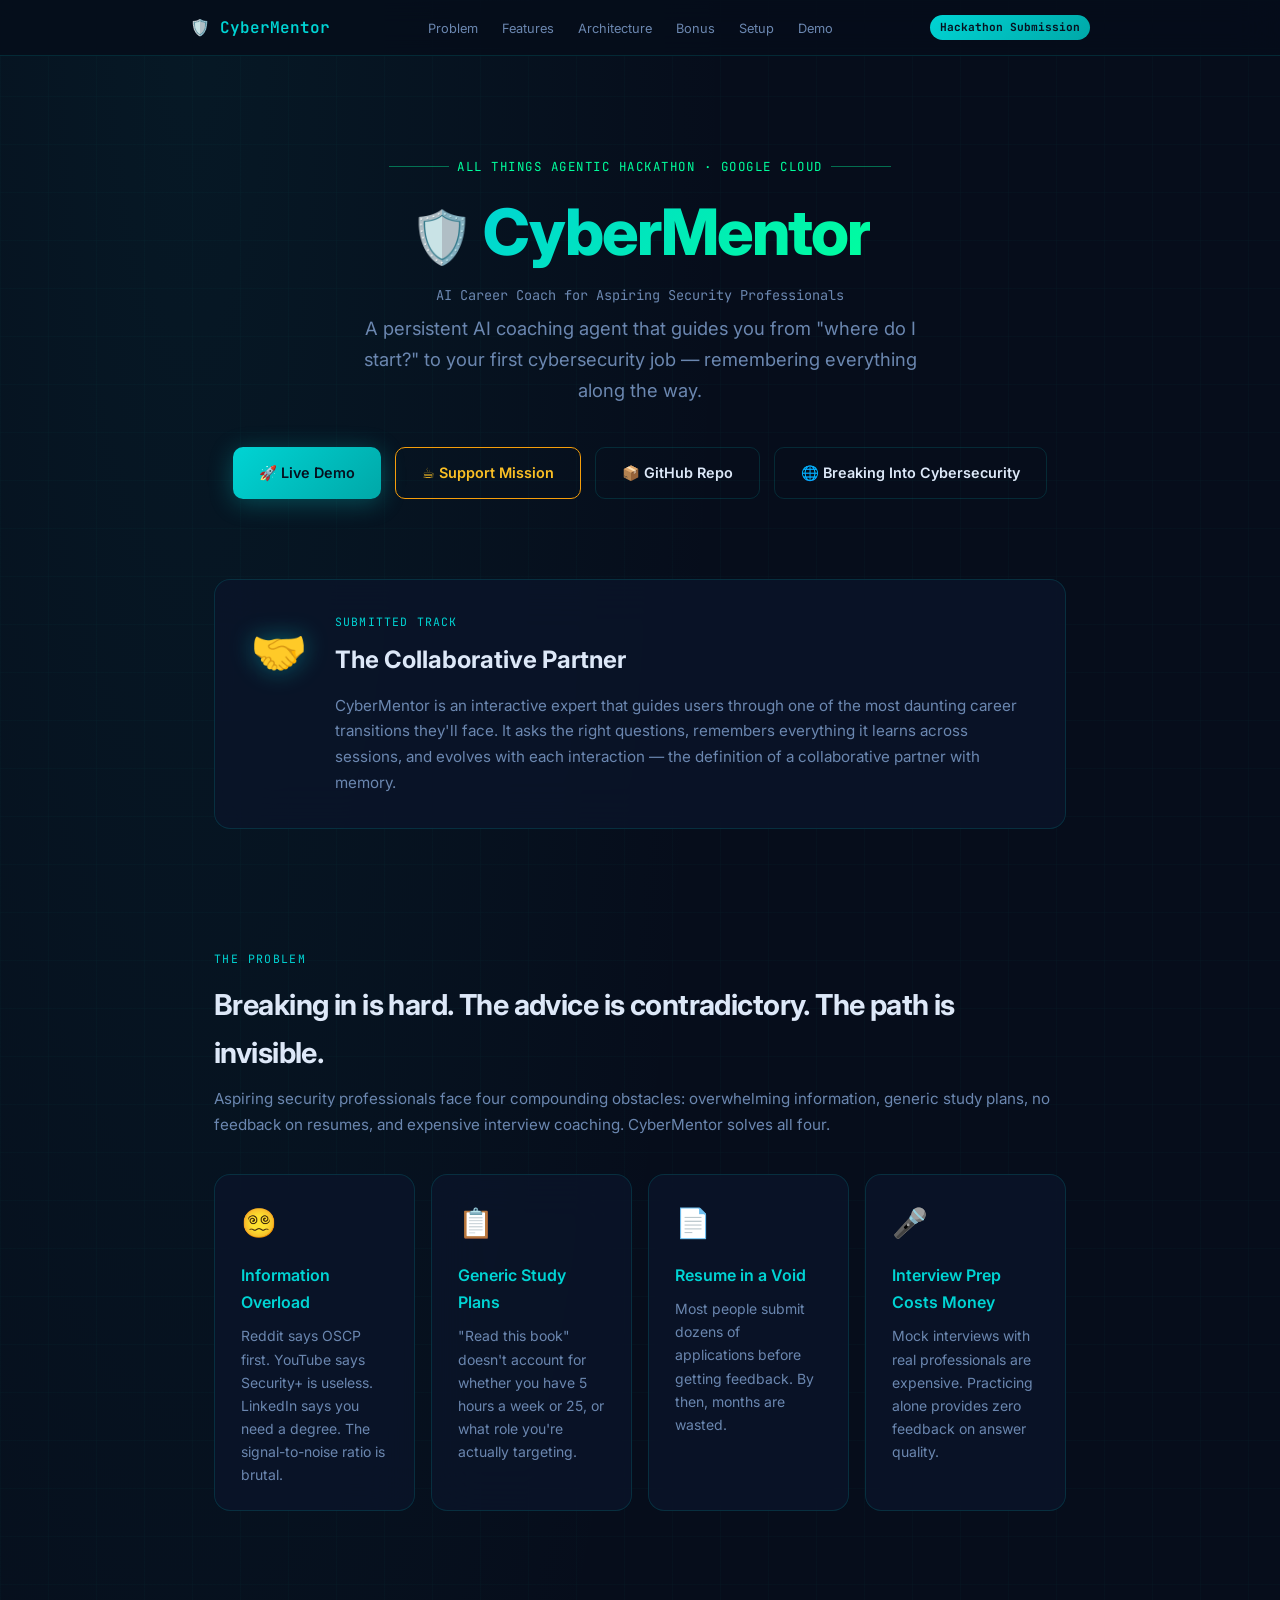
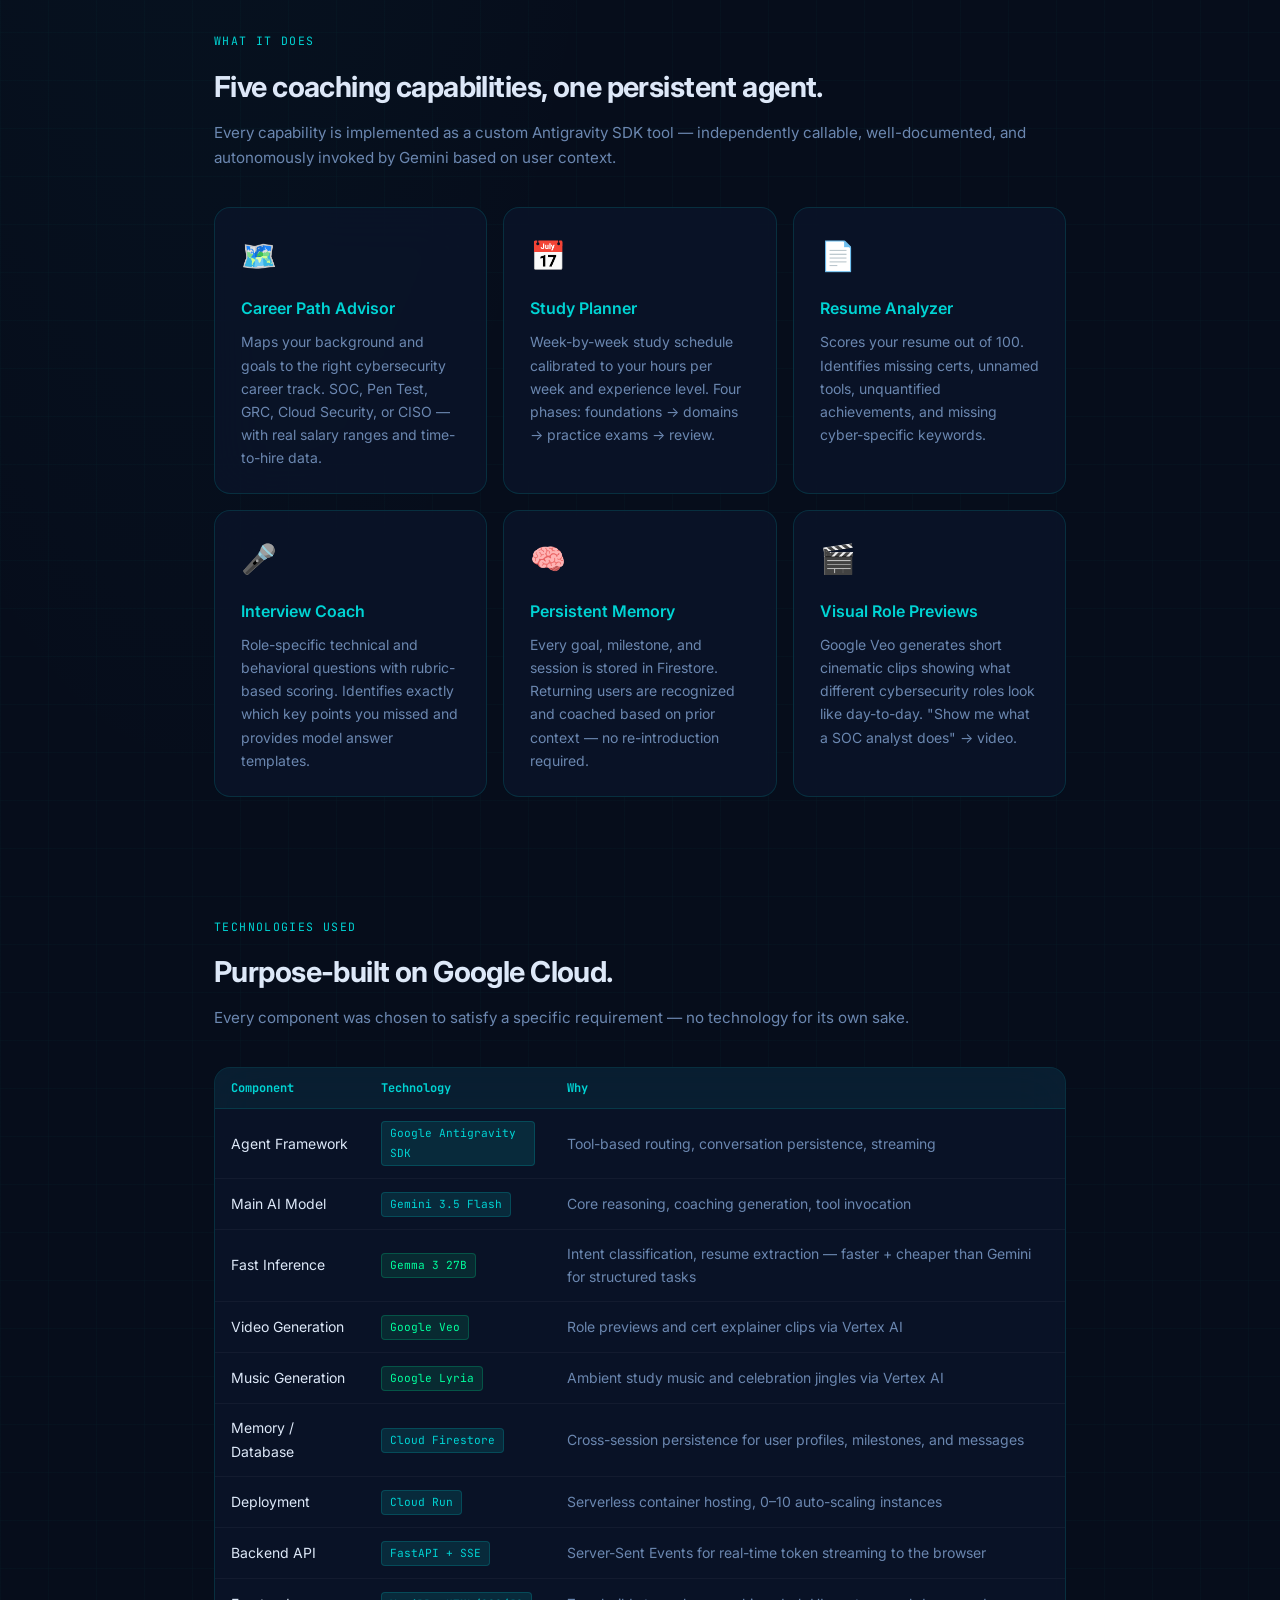
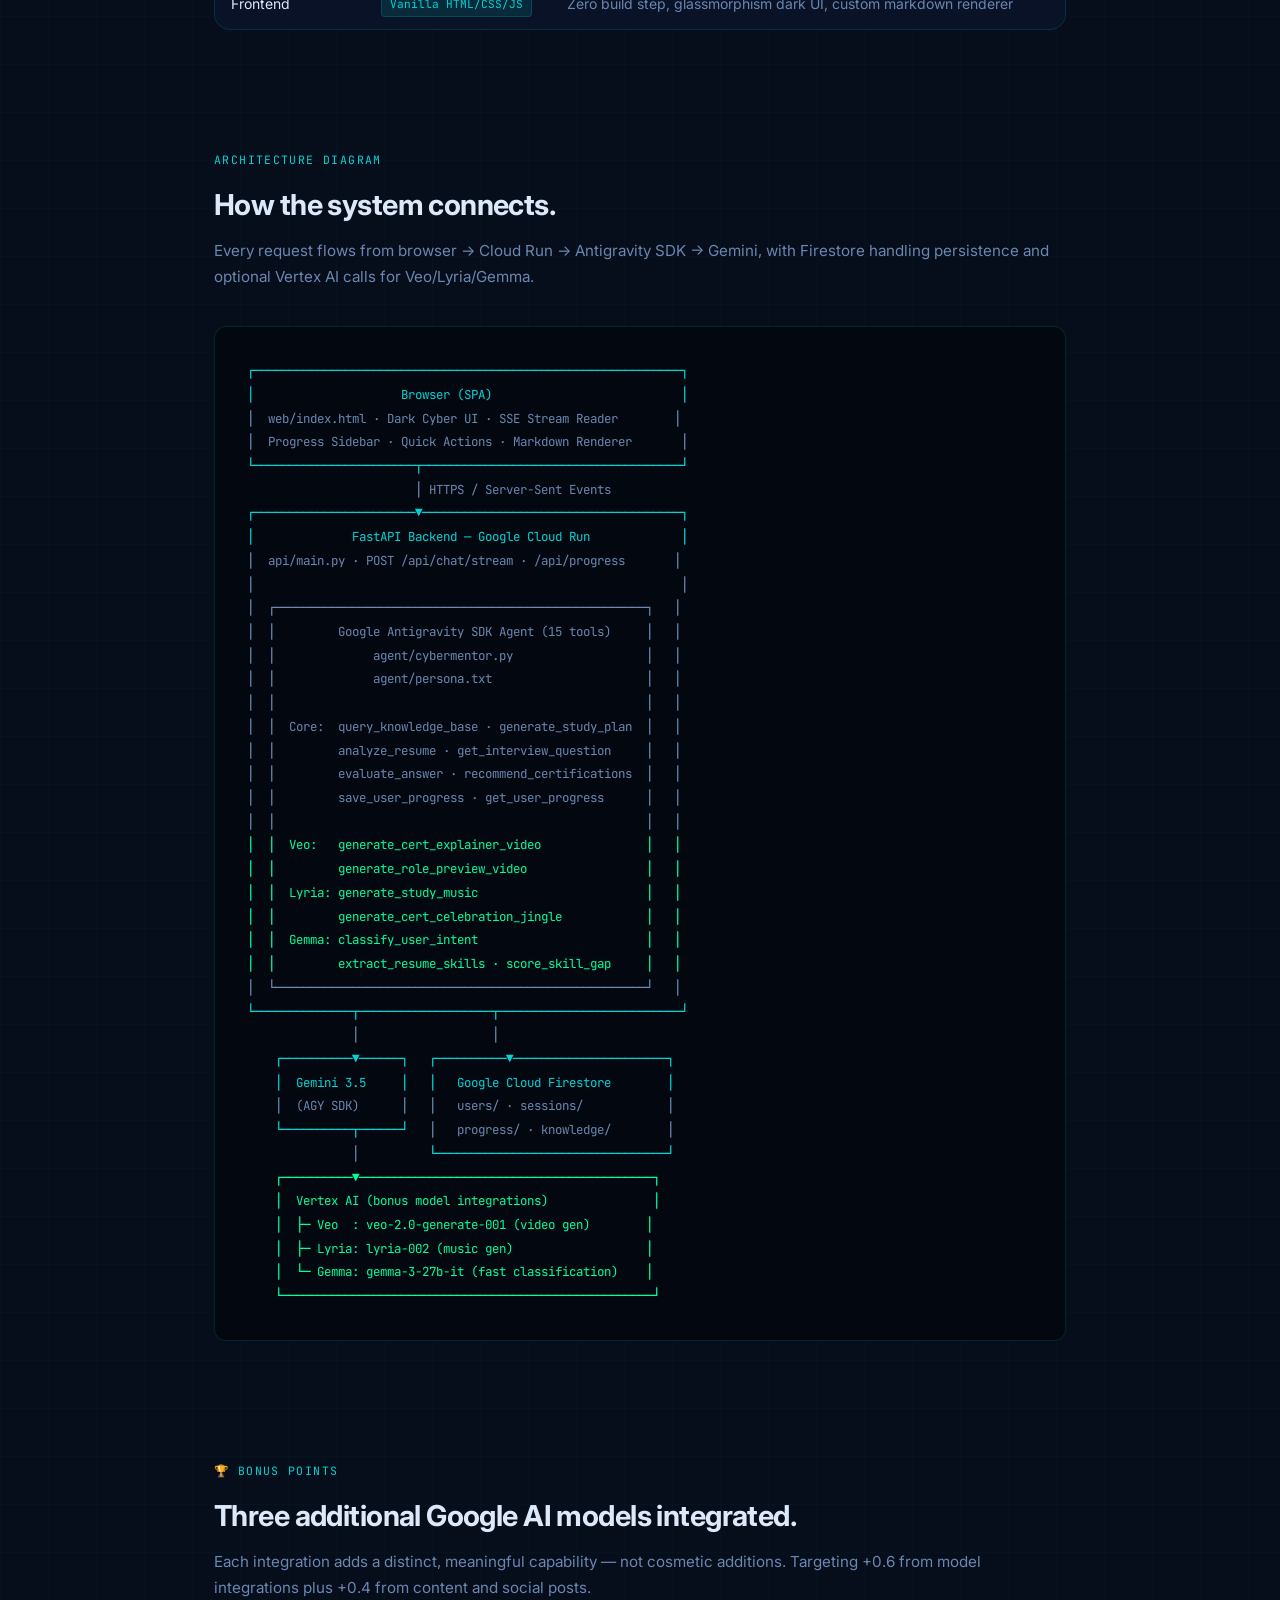
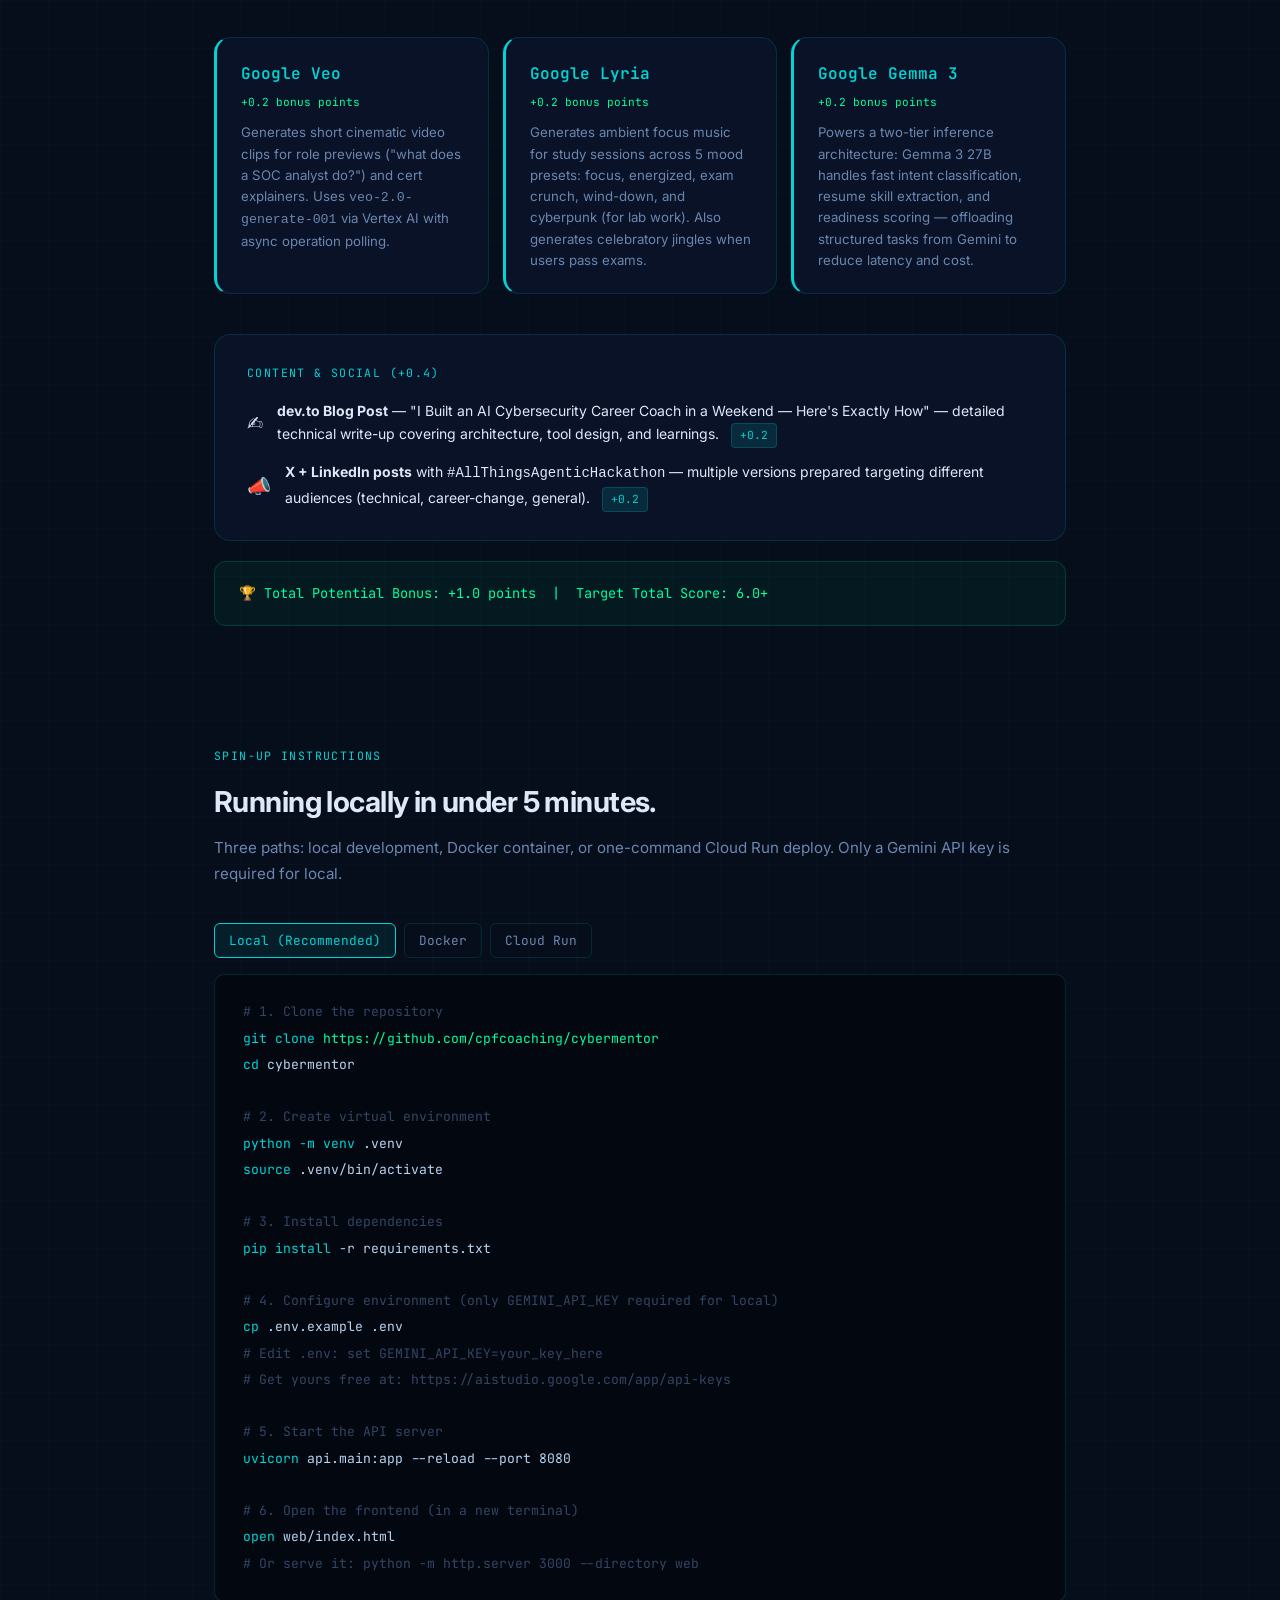
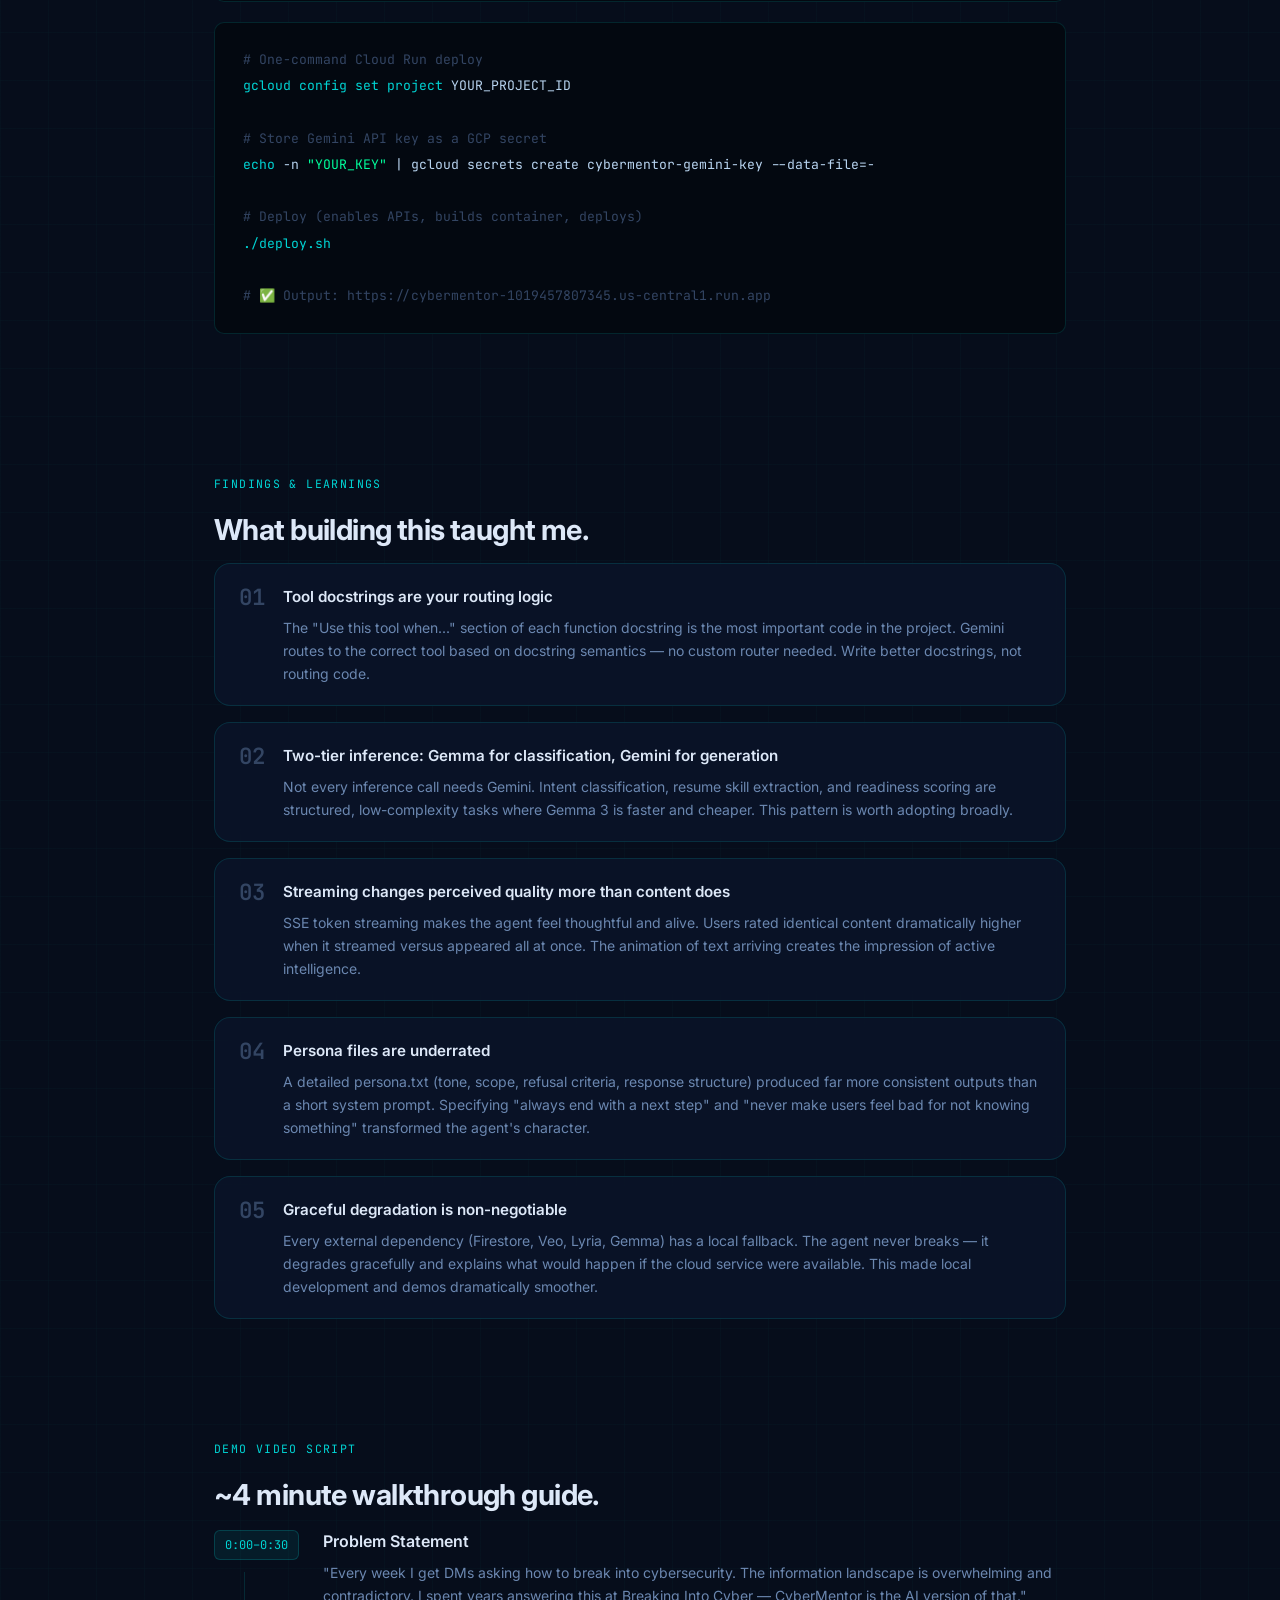
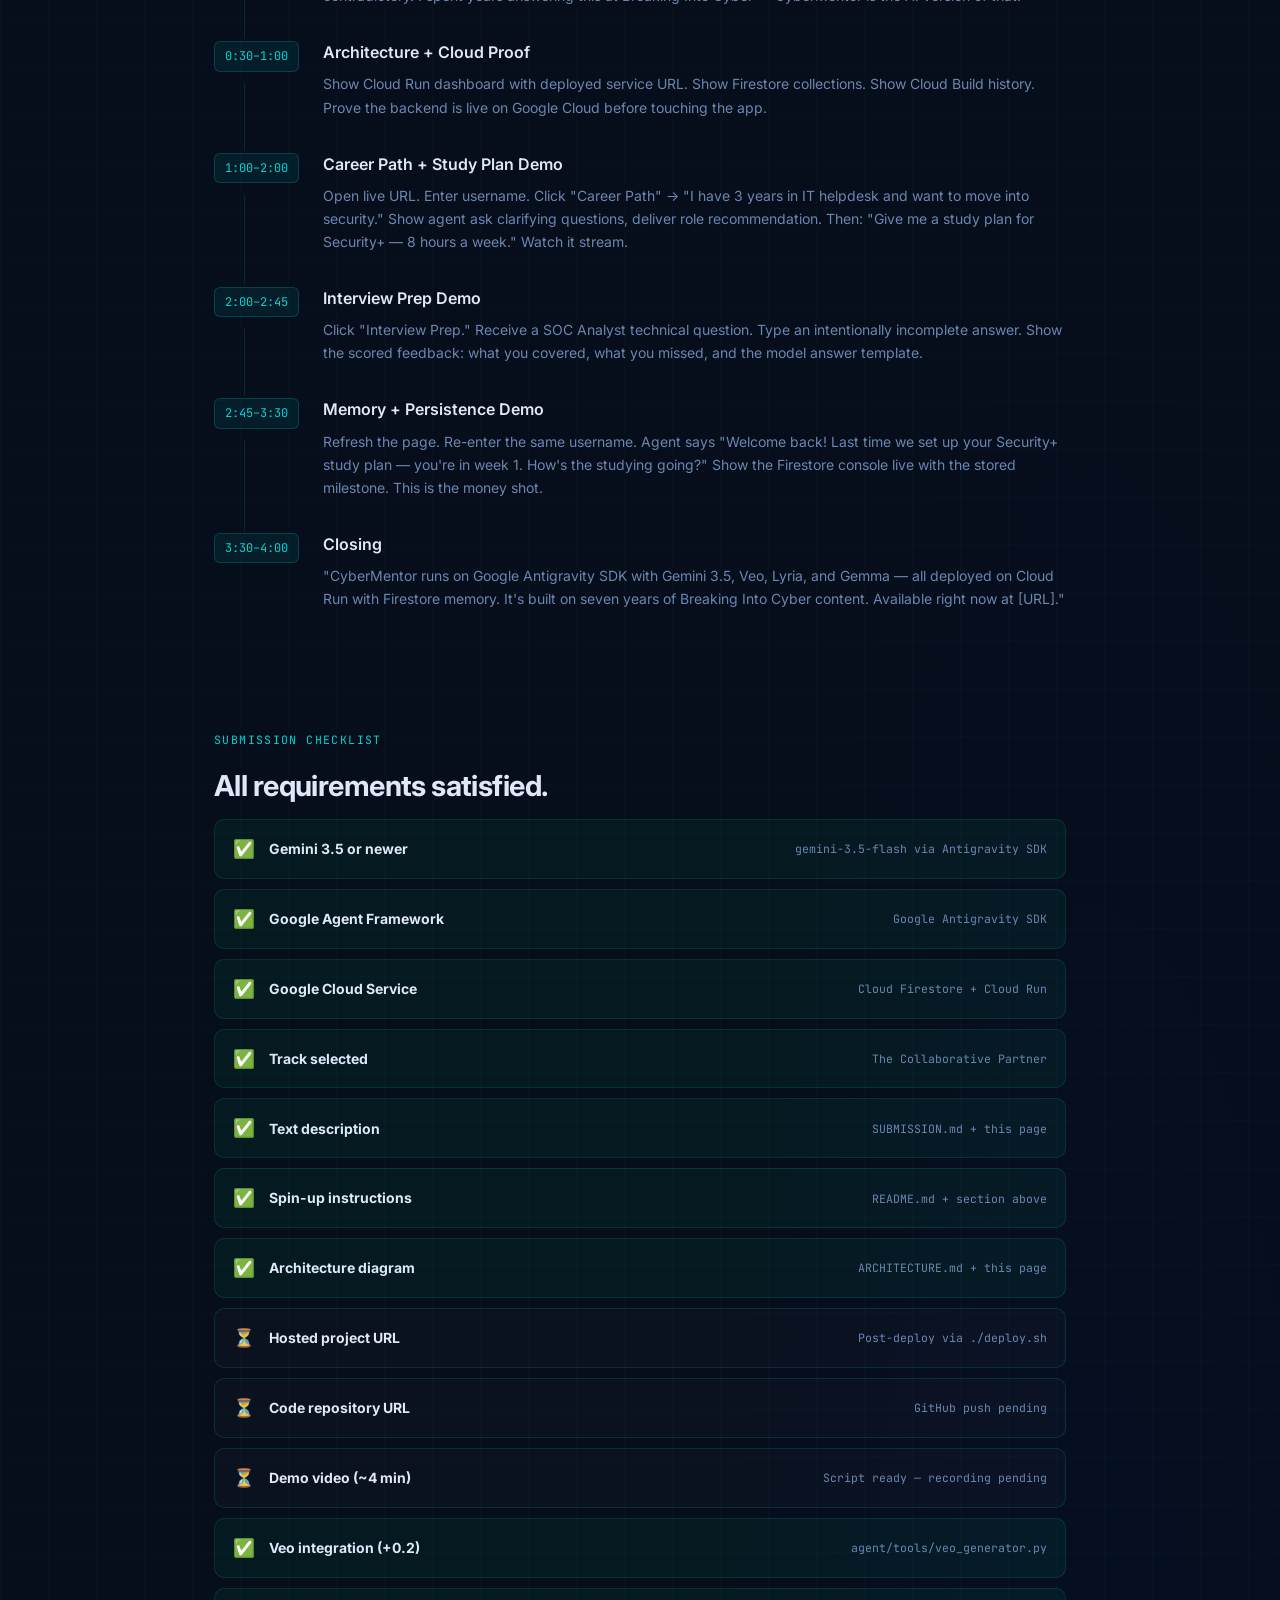
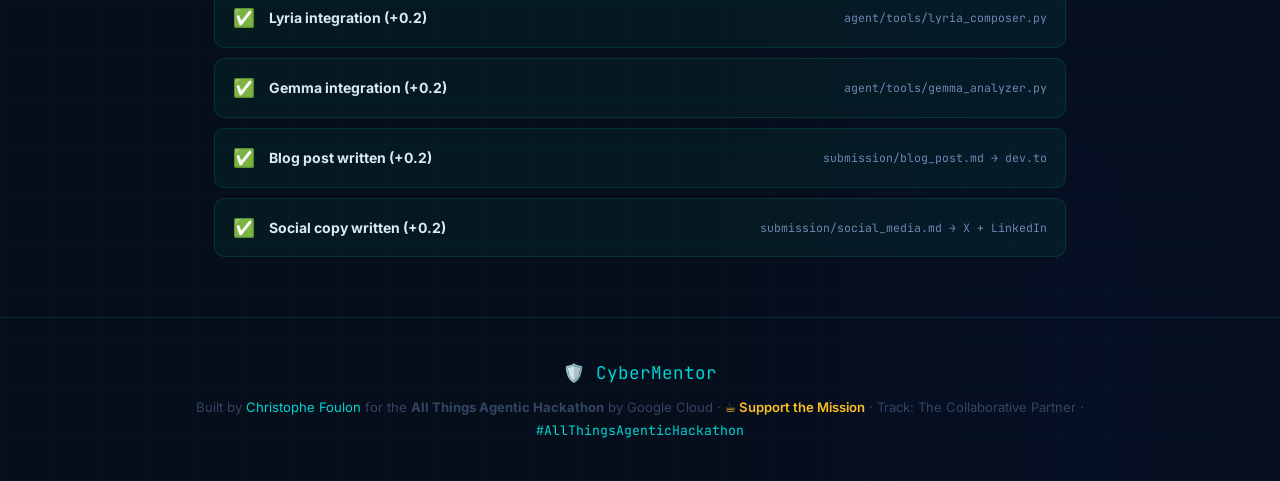
<file: submission/index.html>
<!DOCTYPE html>
<html lang="en">
<head>
  <meta charset="UTF-8" />
  <meta name="viewport" content="width=device-width, initial-scale=1.0" />
  <title>CyberMentor — Hackathon Submission | All Things Agentic</title>
  <meta name="description" content="CyberMentor: AI career coach for cybersecurity professionals. Built for the All Things Agentic Hackathon. Google Antigravity SDK + Gemini 3.5 + Firestore + Cloud Run." />
  <link rel="preconnect" href="https://fonts.googleapis.com" />
  <link href="https://fonts.googleapis.com/css2?family=JetBrains+Mono:wght@400;600&family=Inter:wght@300;400;500;600;700;800&display=swap" rel="stylesheet" />
  <style>
    :root {
      --bg:       #060d1b;
      --surface:  rgba(10,20,42,0.8);
      --border:   rgba(0,210,210,0.15);
      --cyan:     #00d4d4;
      --teal:     #00a8a8;
      --green:    #00ff9d;
      --text:     #dde8f8;
      --dim:      #6b87b0;
      --muted:    #334563;
      --font:     'Inter', system-ui, sans-serif;
      --mono:     'JetBrains Mono', monospace;
    }
    *, *::before, *::after { box-sizing: border-box; margin: 0; padding: 0; }
    html { scroll-behavior: smooth; font-size: 16px; }

    body {
      font-family: var(--font);
      background: var(--bg);
      color: var(--text);
      line-height: 1.7;
      background-image:
        radial-gradient(ellipse 70% 40% at 15% 0%, rgba(0,160,160,.08) 0%, transparent 60%),
        radial-gradient(ellipse 50% 30% at 85% 100%, rgba(0,60,200,.05) 0%, transparent 60%),
        linear-gradient(rgba(0,210,210,.025) 1px, transparent 1px),
        linear-gradient(90deg, rgba(0,210,210,.025) 1px, transparent 1px);
      background-size: auto, auto, 48px 48px, 48px 48px;
    }

    /* ── Shared ───────────────────────────── */
    .glass {
      background: var(--surface);
      -webkit-backdrop-filter: blur(24px);
      backdrop-filter: blur(24px);
      border: 1px solid var(--border);
      border-radius: 16px;
    }
    .container { max-width: 900px; margin: 0 auto; padding: 0 24px; }
    .mono { font-family: var(--mono); }
    .cyan { color: var(--cyan); }
    .green { color: var(--green); }
    .dim { color: var(--dim); }
    a { color: var(--cyan); text-decoration: none; }
    a:hover { text-decoration: underline; }

    /* ── Nav ──────────────────────────────── */
    nav {
      position: sticky; top: 0; z-index: 100;
      background: rgba(6,13,27,.85);
      -webkit-backdrop-filter: blur(20px);
      backdrop-filter: blur(20px);
      border-bottom: 1px solid var(--border);
      padding: 14px 24px;
    }
    .nav-inner {
      max-width: 900px; margin: 0 auto;
      display: flex; align-items: center; justify-content: space-between;
    }
    .nav-logo { font-family: var(--mono); font-weight: 600; color: var(--cyan); font-size: 1rem; }
    .nav-links { display: flex; gap: 24px; list-style: none; }
    .nav-links a { font-size: .8rem; color: var(--dim); transition: color .2s; }
    .nav-links a:hover { color: var(--cyan); text-decoration: none; }
    .badge {
      background: linear-gradient(135deg, var(--cyan), var(--teal));
      color: #06101f; font-size: .7rem; font-weight: 700;
      padding: 3px 10px; border-radius: 999px; font-family: var(--mono);
    }

    /* ── Hero ─────────────────────────────── */
    .hero {
      padding: 100px 24px 80px;
      text-align: center;
    }
    .hero-eyebrow {
      font-family: var(--mono); font-size: .78rem;
      color: var(--green); letter-spacing: .12em;
      text-transform: uppercase; margin-bottom: 20px;
      display: flex; align-items: center; justify-content: center; gap: 8px;
    }
    .hero-eyebrow::before, .hero-eyebrow::after {
      content: ''; flex: 1; max-width: 60px;
      height: 1px; background: var(--green); opacity: .4;
    }
    .hero-title {
      font-size: clamp(2.4rem, 6vw, 4rem);
      font-weight: 800; line-height: 1.1;
      letter-spacing: -.03em; margin-bottom: 16px;
    }
    .hero-title .shield { font-size: .8em; }
    .hero-title .gradient {
      background: linear-gradient(135deg, var(--cyan) 0%, var(--green) 100%);
      -webkit-background-clip: text; -webkit-text-fill-color: transparent;
      background-clip: text;
    }
    .hero-sub {
      font-size: 1.15rem; color: var(--dim);
      max-width: 580px; margin: 0 auto 40px;
    }
    .hero-cta {
      display: flex; gap: 14px; justify-content: center; flex-wrap: wrap;
    }
    .btn {
      display: inline-flex; align-items: center; gap: 8px;
      padding: 13px 26px; border-radius: 10px;
      font-weight: 600; font-size: .9rem; cursor: pointer;
      transition: all .2s; text-decoration: none;
    }
    .btn-primary {
      background: linear-gradient(135deg, var(--cyan), var(--teal));
      color: #06101f; box-shadow: 0 4px 24px rgba(0,210,210,.3);
    }
    .btn-primary:hover { transform: translateY(-2px); box-shadow: 0 8px 32px rgba(0,210,210,.45); text-decoration: none; }
    .btn-outline {
      border: 1px solid var(--border); color: var(--text);
      background: transparent;
    }
    .btn-outline:hover { border-color: var(--cyan); color: var(--cyan); text-decoration: none; }

    /* ── Track Badge ──────────────────────── */
    .track-section { padding: 0 24px 60px; }
    .track-card {
      padding: 32px 36px;
      display: flex; gap: 28px; align-items: flex-start;
    }
    .track-icon {
      font-size: 2.8rem; flex-shrink: 0;
      filter: drop-shadow(0 0 12px rgba(0,210,210,.4));
    }
    .track-label {
      font-family: var(--mono); font-size: .72rem;
      color: var(--cyan); text-transform: uppercase; letter-spacing: .1em;
      margin-bottom: 8px;
    }
    .track-title { font-size: 1.5rem; font-weight: 700; margin-bottom: 12px; }
    .track-desc { color: var(--dim); font-size: .95rem; }

    /* ── Section headings ─────────────────── */
    .section { padding: 60px 24px; }
    .section-label {
      font-family: var(--mono); font-size: .72rem;
      color: var(--cyan); text-transform: uppercase;
      letter-spacing: .12em; margin-bottom: 12px;
    }
    .section-title {
      font-size: 1.8rem; font-weight: 700;
      margin-bottom: 8px; letter-spacing: -.02em;
    }
    .section-lead { color: var(--dim); font-size: .95rem; margin-bottom: 36px; }

    /* ── Features Grid ────────────────────── */
    .features-grid {
      display: grid;
      grid-template-columns: repeat(auto-fit, minmax(260px, 1fr));
      gap: 16px;
    }
    .feature-card {
      padding: 24px 26px;
      transition: border-color .2s, transform .2s;
    }
    .feature-card:hover {
      border-color: rgba(0,210,210,.35);
      transform: translateY(-3px);
    }
    .feature-icon { font-size: 1.8rem; margin-bottom: 14px; }
    .feature-title { font-weight: 600; font-size: 1rem; margin-bottom: 8px; color: var(--cyan); }
    .feature-desc { font-size: .875rem; color: var(--dim); line-height: 1.65; }

    /* ── Tech Stack Table ─────────────────── */
    .tech-table { width: 100%; border-collapse: collapse; }
    .tech-table thead th {
      font-family: var(--mono); font-size: .75rem;
      color: var(--cyan); text-align: left;
      padding: 10px 16px;
      background: rgba(0,210,210,.06);
      border-bottom: 1px solid var(--border);
    }
    .tech-table tbody td {
      padding: 12px 16px; font-size: .875rem;
      border-bottom: 1px solid rgba(255,255,255,.04);
    }
    .tech-table tbody tr:last-child td { border-bottom: none; }
    .tech-table tbody tr:hover td { background: rgba(0,210,210,.03); }
    .pill {
      display: inline-block;
      background: rgba(0,210,210,.12);
      border: 1px solid rgba(0,210,210,.2);
      color: var(--cyan); font-family: var(--mono);
      font-size: .7rem; padding: 2px 8px; border-radius: 4px;
    }
    .pill-green {
      background: rgba(0,255,157,.1);
      border-color: rgba(0,255,157,.2);
      color: var(--green);
    }

    /* ── Architecture ─────────────────────── */
    .arch-diagram {
      background: #030810;
      border: 1px solid var(--border);
      border-radius: 12px;
      padding: 32px;
      font-family: var(--mono);
      font-size: .78rem;
      line-height: 1.9;
      color: var(--dim);
      overflow-x: auto;
      white-space: pre;
    }
    .arch-diagram .hl { color: var(--cyan); }
    .arch-diagram .hl2 { color: var(--green); }
    .arch-diagram .hl3 { color: #ffd080; }

    /* ── Bonus Points ─────────────────────── */
    .bonus-grid {
      display: grid;
      grid-template-columns: repeat(auto-fit, minmax(220px, 1fr));
      gap: 14px;
    }
    .bonus-card {
      padding: 22px 24px;
      border-left: 3px solid var(--cyan);
    }
    .bonus-model {
      font-family: var(--mono); font-weight: 600;
      color: var(--cyan); font-size: 1rem; margin-bottom: 6px;
    }
    .bonus-points {
      font-family: var(--mono); font-size: .7rem;
      color: var(--green); margin-bottom: 10px;
    }
    .bonus-desc { font-size: .83rem; color: var(--dim); line-height: 1.6; }

    /* ── Learnings ────────────────────────── */
    .learning-list { display: flex; flex-direction: column; gap: 16px; }
    .learning-item {
      padding: 20px 24px;
      display: flex; gap: 18px; align-items: flex-start;
    }
    .learning-num {
      font-family: var(--mono); font-size: 1.4rem; font-weight: 600;
      color: var(--muted); flex-shrink: 0; line-height: 1;
      margin-top: 2px;
    }
    .learning-title { font-weight: 600; margin-bottom: 6px; font-size: .95rem; }
    .learning-body { font-size: .875rem; color: var(--dim); line-height: 1.65; }

    /* ── Spin-up ──────────────────────────── */
    .code-block {
      background: #030810;
      border: 1px solid var(--border);
      border-radius: 10px;
      padding: 24px 28px;
      font-family: var(--mono);
      font-size: .82rem;
      line-height: 2;
      color: #b8d4f0;
      overflow-x: auto;
      white-space: pre;
      margin-bottom: 20px;
    }
    .code-block .comment { color: var(--muted); }
    .code-block .cmd { color: var(--cyan); }
    .code-block .str { color: var(--green); }
    .step-tabs {
      display: flex; gap: 8px; margin-bottom: 16px; flex-wrap: wrap;
    }
    .tab {
      padding: 6px 14px; border-radius: 6px;
      font-size: .8rem; font-family: var(--mono);
      border: 1px solid var(--border); color: var(--dim);
      cursor: pointer; transition: all .2s;
    }
    .tab.active, .tab:hover {
      border-color: var(--cyan); color: var(--cyan);
      background: rgba(0,210,210,.08);
    }

    /* ── Demo Script ──────────────────────── */
    .timeline { display: flex; flex-direction: column; gap: 0; }
    .timeline-item {
      display: flex; gap: 24px; align-items: flex-start;
      padding-bottom: 32px; position: relative;
    }
    .timeline-item:last-child { padding-bottom: 0; }
    .timeline-item::before {
      content: '';
      position: absolute; left: 30px; top: 44px;
      width: 1px; height: calc(100% - 44px);
      background: var(--border);
    }
    .timeline-item:last-child::before { display: none; }
    .tl-time {
      font-family: var(--mono); font-size: .75rem;
      color: var(--cyan); white-space: nowrap;
      background: rgba(0,210,210,.08);
      border: 1px solid rgba(0,210,210,.2);
      padding: 4px 10px; border-radius: 6px;
      flex-shrink: 0; margin-top: 2px;
      min-width: 80px; text-align: center;
    }
    .tl-content {}
    .tl-title { font-weight: 600; margin-bottom: 6px; }
    .tl-desc { font-size: .875rem; color: var(--dim); line-height: 1.65; }

    /* ── Checklist ────────────────────────── */
    .checklist { display: flex; flex-direction: column; gap: 10px; }
    .check-item {
      display: flex; align-items: center; gap: 14px;
      padding: 14px 18px;
      border-radius: 10px;
      font-size: .875rem;
    }
    .check-item.done { background: rgba(0,255,157,.05); border: 1px solid rgba(0,255,157,.12); }
    .check-item.pending { background: rgba(255,255,255,.02); border: 1px solid var(--border); }
    .check-icon { font-size: 1.1rem; flex-shrink: 0; }
    .check-label { flex: 1; }
    .check-note { font-family: var(--mono); font-size: .72rem; color: var(--dim); }

    /* ── Footer ───────────────────────────── */
    footer {
      border-top: 1px solid var(--border);
      padding: 40px 24px;
      text-align: center;
    }
    .footer-inner { max-width: 900px; margin: 0 auto; }
    .footer-brand { font-family: var(--mono); color: var(--cyan); font-size: 1.1rem; margin-bottom: 8px; }
    .footer-meta { font-size: .82rem; color: var(--muted); }

    /* ── Submission Page Specific Utilities ───────────── */
    .hero-tagline { font-family: var(--mono); color: var(--dim); font-size: .85rem; margin-bottom: 6px; }
    .btn-support { border-color: #f59e0b; color: #fbbf24; }
    .features-grid-problems { grid-template-columns: repeat(auto-fit, minmax(200px, 1fr)); }
    .tech-table-container { overflow: hidden; border-radius: 16px; }
    .bonus-grid-models { margin-bottom: 40px; }
    .bonus-content-card { padding: 28px 32px; }
    .bonus-section-label { margin-bottom: 16px; }
    .bonus-list { display: flex; flex-direction: column; gap: 12px; }
    .bonus-item { display: flex; align-items: center; gap: 14px; font-size: .875rem; }
    .bonus-icon { font-size: 1.2rem; }
    .pill-margin { margin-left: 8px; }
    .bonus-total-banner {
      margin-top: 20px; padding: 20px 24px;
      background: rgba(0,255,157,.05);
      border: 1px solid rgba(0,255,157,.15);
      border-radius: 12px;
      font-family: var(--mono);
      font-size: .85rem;
      color: var(--green);
    }
    .footer-support-link { color: #fbbf24; font-weight: 600; }

    /* ── Responsive ───────────────────────── */
    @media (max-width: 600px) {
      .hero { padding: 70px 20px 50px; }
      .hero-title { font-size: 2rem; }
      .track-card { flex-direction: column; gap: 16px; }
      nav .nav-links { display: none; }
      .arch-diagram { font-size: .68rem; }
    }
  </style>
</head>
<body>

<!-- ── Nav ───────────────────────────────────────────────────── -->
<nav>
  <div class="nav-inner">
    <span class="nav-logo">🛡️ CyberMentor</span>
    <ul class="nav-links">
      <li><a href="#problem">Problem</a></li>
      <li><a href="#features">Features</a></li>
      <li><a href="#architecture">Architecture</a></li>
      <li><a href="#bonus">Bonus</a></li>
      <li><a href="#spinup">Setup</a></li>
      <li><a href="#demo">Demo</a></li>
    </ul>
    <span class="badge">Hackathon Submission</span>
  </div>
</nav>

<!-- ── Hero ──────────────────────────────────────────────────── -->
<section class="hero">
  <div class="hero-eyebrow">All Things Agentic Hackathon · Google Cloud</div>
  <h1 class="hero-title">
    <span class="shield">🛡️</span> <span class="gradient">CyberMentor</span>
  </h1>
  <p class="hero-tagline">
    AI Career Coach for Aspiring Security Professionals
  </p>
  <p class="hero-sub">
    A persistent AI coaching agent that guides you from "where do I start?" to your first cybersecurity job — remembering everything along the way.
  </p>
  <div class="hero-cta">
    <a href="https://cybermentor-1019457807345.us-central1.run.app" class="btn btn-primary">
      🚀 Live Demo
    </a>
    <a href="https://www.buymeacoffee.com/cpf_coaching" class="btn btn-outline btn-support" target="_blank" rel="noopener noreferrer">
      ☕ Support Mission
    </a>
    <a href="https://github.com/cpfcoaching/cybermentor" class="btn btn-outline">
      📦 GitHub Repo
    </a>
    <a href="https://breakingintocybersecurity.org" class="btn btn-outline" target="_blank" rel="noopener noreferrer">
      🌐 Breaking Into Cybersecurity
    </a>
  </div>
</section>

<!-- ── Track ─────────────────────────────────────────────────── -->
<section class="track-section" id="track">
  <div class="container">
    <div class="track-card glass">
      <div class="track-icon">🤝</div>
      <div>
        <div class="track-label">Submitted Track</div>
        <div class="track-title">The Collaborative Partner</div>
        <p class="track-desc">
          CyberMentor is an interactive expert that guides users through one of the most daunting career transitions they'll face. It asks the right questions, remembers everything it learns across sessions, and evolves with each interaction — the definition of a collaborative partner with memory.
        </p>
      </div>
    </div>
  </div>
</section>

<!-- ── Problem ───────────────────────────────────────────────── -->
<section class="section" id="problem">
  <div class="container">
    <div class="section-label">The Problem</div>
    <h2 class="section-title">Breaking in is hard. The advice is contradictory. The path is invisible.</h2>
    <p class="section-lead">
      Aspiring security professionals face four compounding obstacles: overwhelming information, generic study plans, no feedback on resumes, and expensive interview coaching. CyberMentor solves all four.
    </p>
    <div class="features-grid features-grid-problems">
      <div class="feature-card glass">
        <div class="feature-icon">😵‍💫</div>
        <div class="feature-title">Information Overload</div>
        <div class="feature-desc">Reddit says OSCP first. YouTube says Security+ is useless. LinkedIn says you need a degree. The signal-to-noise ratio is brutal.</div>
      </div>
      <div class="feature-card glass">
        <div class="feature-icon">📋</div>
        <div class="feature-title">Generic Study Plans</div>
        <div class="feature-desc">"Read this book" doesn't account for whether you have 5 hours a week or 25, or what role you're actually targeting.</div>
      </div>
      <div class="feature-card glass">
        <div class="feature-icon">📄</div>
        <div class="feature-title">Resume in a Void</div>
        <div class="feature-desc">Most people submit dozens of applications before getting feedback. By then, months are wasted.</div>
      </div>
      <div class="feature-card glass">
        <div class="feature-icon">🎤</div>
        <div class="feature-title">Interview Prep Costs Money</div>
        <div class="feature-desc">Mock interviews with real professionals are expensive. Practicing alone provides zero feedback on answer quality.</div>
      </div>
    </div>
  </div>
</section>

<!-- ── Features ──────────────────────────────────────────────── -->
<section class="section" id="features">
  <div class="container">
    <div class="section-label">What It Does</div>
    <h2 class="section-title">Five coaching capabilities, one persistent agent.</h2>
    <p class="section-lead">Every capability is implemented as a custom Antigravity SDK tool — independently callable, well-documented, and autonomously invoked by Gemini based on user context.</p>
    <div class="features-grid">
      <div class="feature-card glass">
        <div class="feature-icon">🗺️</div>
        <div class="feature-title">Career Path Advisor</div>
        <div class="feature-desc">Maps your background and goals to the right cybersecurity career track. SOC, Pen Test, GRC, Cloud Security, or CISO — with real salary ranges and time-to-hire data.</div>
      </div>
      <div class="feature-card glass">
        <div class="feature-icon">📅</div>
        <div class="feature-title">Study Planner</div>
        <div class="feature-desc">Week-by-week study schedule calibrated to your hours per week and experience level. Four phases: foundations → domains → practice exams → review.</div>
      </div>
      <div class="feature-card glass">
        <div class="feature-icon">📄</div>
        <div class="feature-title">Resume Analyzer</div>
        <div class="feature-desc">Scores your resume out of 100. Identifies missing certs, unnamed tools, unquantified achievements, and missing cyber-specific keywords.</div>
      </div>
      <div class="feature-card glass">
        <div class="feature-icon">🎤</div>
        <div class="feature-title">Interview Coach</div>
        <div class="feature-desc">Role-specific technical and behavioral questions with rubric-based scoring. Identifies exactly which key points you missed and provides model answer templates.</div>
      </div>
      <div class="feature-card glass">
        <div class="feature-icon">🧠</div>
        <div class="feature-title">Persistent Memory</div>
        <div class="feature-desc">Every goal, milestone, and session is stored in Firestore. Returning users are recognized and coached based on prior context — no re-introduction required.</div>
      </div>
      <div class="feature-card glass">
        <div class="feature-icon">🎬</div>
        <div class="feature-title">Visual Role Previews</div>
        <div class="feature-desc">Google Veo generates short cinematic clips showing what different cybersecurity roles look like day-to-day. "Show me what a SOC analyst does" → video.</div>
      </div>
    </div>
  </div>
</section>

<!-- ── Tech Stack ─────────────────────────────────────────────── -->
<section class="section" id="tech">
  <div class="container">
    <div class="section-label">Technologies Used</div>
    <h2 class="section-title">Purpose-built on Google Cloud.</h2>
    <p class="section-lead">Every component was chosen to satisfy a specific requirement — no technology for its own sake.</p>
    <div class="glass tech-table-container">
      <table class="tech-table">
        <thead>
          <tr><th>Component</th><th>Technology</th><th>Why</th></tr>
        </thead>
        <tbody>
          <tr><td>Agent Framework</td><td><span class="pill">Google Antigravity SDK</span></td><td class="dim">Tool-based routing, conversation persistence, streaming</td></tr>
          <tr><td>Main AI Model</td><td><span class="pill">Gemini 3.5 Flash</span></td><td class="dim">Core reasoning, coaching generation, tool invocation</td></tr>
          <tr><td>Fast Inference</td><td><span class="pill pill-green">Gemma 3 27B</span></td><td class="dim">Intent classification, resume extraction — faster + cheaper than Gemini for structured tasks</td></tr>
          <tr><td>Video Generation</td><td><span class="pill pill-green">Google Veo</span></td><td class="dim">Role previews and cert explainer clips via Vertex AI</td></tr>
          <tr><td>Music Generation</td><td><span class="pill pill-green">Google Lyria</span></td><td class="dim">Ambient study music and celebration jingles via Vertex AI</td></tr>
          <tr><td>Memory / Database</td><td><span class="pill">Cloud Firestore</span></td><td class="dim">Cross-session persistence for user profiles, milestones, and messages</td></tr>
          <tr><td>Deployment</td><td><span class="pill">Cloud Run</span></td><td class="dim">Serverless container hosting, 0–10 auto-scaling instances</td></tr>
          <tr><td>Backend API</td><td><span class="pill">FastAPI + SSE</span></td><td class="dim">Server-Sent Events for real-time token streaming to the browser</td></tr>
          <tr><td>Frontend</td><td><span class="pill">Vanilla HTML/CSS/JS</span></td><td class="dim">Zero build step, glassmorphism dark UI, custom markdown renderer</td></tr>
        </tbody>
      </table>
    </div>
  </div>
</section>

<!-- ── Architecture ───────────────────────────────────────────── -->
<section class="section" id="architecture">
  <div class="container">
    <div class="section-label">Architecture Diagram</div>
    <h2 class="section-title">How the system connects.</h2>
    <p class="section-lead">Every request flows from browser → Cloud Run → Antigravity SDK → Gemini, with Firestore handling persistence and optional Vertex AI calls for Veo/Lyria/Gemma.</p>
    <div class="arch-diagram"><span class="hl">┌─────────────────────────────────────────────────────────────┐</span>
<span class="hl">│                     Browser (SPA)                           │</span>
│  web/index.html · Dark Cyber UI · SSE Stream Reader        │
│  Progress Sidebar · Quick Actions · Markdown Renderer       │
<span class="hl">└───────────────────────┬─────────────────────────────────────┘</span>
                        │ HTTPS / Server-Sent Events
<span class="hl">┌───────────────────────▼─────────────────────────────────────┐</span>
<span class="hl">│              FastAPI Backend — Google Cloud Run             │</span>
│  api/main.py · POST /api/chat/stream · /api/progress       │
│                                                             │
│  ┌─────────────────────────────────────────────────────┐   │
│  │         Google Antigravity SDK Agent (15 tools)     │   │
│  │              agent/cybermentor.py                   │   │
│  │              agent/persona.txt                      │   │
│  │                                                     │   │
│  │  Core:  query_knowledge_base · generate_study_plan  │   │
│  │         analyze_resume · get_interview_question     │   │
│  │         evaluate_answer · recommend_certifications  │   │
│  │         save_user_progress · get_user_progress      │   │
│  │                                                     │   │
<span class="hl2">│  │  Veo:   generate_cert_explainer_video               │   │</span>
<span class="hl2">│  │         generate_role_preview_video                 │   │</span>
<span class="hl2">│  │  Lyria: generate_study_music                        │   │</span>
<span class="hl2">│  │         generate_cert_celebration_jingle            │   │</span>
<span class="hl2">│  │  Gemma: classify_user_intent                        │   │</span>
<span class="hl2">│  │         extract_resume_skills · score_skill_gap     │   │</span>
│  └─────────────────────────────────────────────────────┘   │
<span class="hl">└──────────────┬───────────────────┬──────────────────────────┘</span>
               │                   │
    <span class="hl">┌──────────▼──────┐</span>   <span class="hl">┌──────────▼──────────────────────┐</span>
    <span class="hl">│  Gemini 3.5     │</span>   <span class="hl">│   Google Cloud Firestore        │</span>
    │  (AGY SDK)      │   │   users/ · sessions/            │
    <span class="hl">└──────────┬──────┘</span>   │   progress/ · knowledge/        │
               │          <span class="hl">└─────────────────────────────────┘</span>
    <span class="hl2">┌──────────▼──────────────────────────────────────────┐</span>
    <span class="hl2">│  Vertex AI (bonus model integrations)               │</span>
    <span class="hl2">│  ├─ Veo  : veo-2.0-generate-001 (video gen)        │</span>
    <span class="hl2">│  ├─ Lyria: lyria-002 (music gen)                   │</span>
    <span class="hl2">│  └─ Gemma: gemma-3-27b-it (fast classification)    │</span>
    <span class="hl2">└─────────────────────────────────────────────────────┘</span></div>
  </div>
</section>

<!-- ── Bonus ──────────────────────────────────────────────────── -->
<section class="section" id="bonus">
  <div class="container">
    <div class="section-label">🏆 Bonus Points</div>
    <h2 class="section-title">Three additional Google AI models integrated.</h2>
    <p class="section-lead">Each integration adds a distinct, meaningful capability — not cosmetic additions. Targeting +0.6 from model integrations plus +0.4 from content and social posts.</p>
    <div class="bonus-grid bonus-grid-models">
      <div class="bonus-card glass">
        <div class="bonus-model">Google Veo</div>
        <div class="bonus-points">+0.2 bonus points</div>
        <div class="bonus-desc">Generates short cinematic video clips for role previews ("what does a SOC analyst do?") and cert explainers. Uses <code>veo-2.0-generate-001</code> via Vertex AI with async operation polling.</div>
      </div>
      <div class="bonus-card glass">
        <div class="bonus-model">Google Lyria</div>
        <div class="bonus-points">+0.2 bonus points</div>
        <div class="bonus-desc">Generates ambient focus music for study sessions across 5 mood presets: focus, energized, exam crunch, wind-down, and cyberpunk (for lab work). Also generates celebratory jingles when users pass exams.</div>
      </div>
      <div class="bonus-card glass">
        <div class="bonus-model">Google Gemma 3</div>
        <div class="bonus-points">+0.2 bonus points</div>
        <div class="bonus-desc">Powers a two-tier inference architecture: Gemma 3 27B handles fast intent classification, resume skill extraction, and readiness scoring — offloading structured tasks from Gemini to reduce latency and cost.</div>
      </div>
    </div>

    <div class="glass bonus-content-card">
      <div class="section-label bonus-section-label">Content &amp; Social (+0.4)</div>
      <div class="bonus-list">
        <div class="bonus-item">
          <span class="bonus-icon">✍️</span>
          <div>
            <strong>dev.to Blog Post</strong> — "I Built an AI Cybersecurity Career Coach in a Weekend — Here's Exactly How" — detailed technical write-up covering architecture, tool design, and learnings.
            <span class="pill pill-margin">+0.2</span>
          </div>
        </div>
        <div class="bonus-item">
          <span class="bonus-icon">📣</span>
          <div>
            <strong>X + LinkedIn posts</strong> with <code>#AllThingsAgenticHackathon</code> — multiple versions prepared targeting different audiences (technical, career-change, general).
            <span class="pill pill-margin">+0.2</span>
          </div>
        </div>
      </div>
    </div>

    <div class="bonus-total-banner">
      🏆 Total Potential Bonus: +1.0 points &nbsp;|&nbsp; Target Total Score: 6.0+
    </div>
  </div>
</section>

<!-- ── Spin-up ─────────────────────────────────────────────────── -->
<section class="section" id="spinup">
  <div class="container">
    <div class="section-label">Spin-up Instructions</div>
    <h2 class="section-title">Running locally in under 5 minutes.</h2>
    <p class="section-lead">Three paths: local development, Docker container, or one-command Cloud Run deploy. Only a Gemini API key is required for local.</p>

    <div class="step-tabs">
      <div class="tab active">Local (Recommended)</div>
      <div class="tab">Docker</div>
      <div class="tab">Cloud Run</div>
    </div>

    <div class="code-block"><span class="comment"># 1. Clone the repository</span>
<span class="cmd">git clone</span> <span class="str">https://github.com/cpfcoaching/cybermentor</span>
<span class="cmd">cd</span> cybermentor

<span class="comment"># 2. Create virtual environment</span>
<span class="cmd">python -m venv</span> .venv
<span class="cmd">source</span> .venv/bin/activate

<span class="comment"># 3. Install dependencies</span>
<span class="cmd">pip install</span> -r requirements.txt

<span class="comment"># 4. Configure environment (only GEMINI_API_KEY required for local)</span>
<span class="cmd">cp</span> .env.example .env
<span class="comment"># Edit .env: set GEMINI_API_KEY=your_key_here
# Get yours free at: https://aistudio.google.com/app/api-keys</span>

<span class="comment"># 5. Start the API server</span>
<span class="cmd">uvicorn</span> api.main:app --reload --port 8080

<span class="comment"># 6. Open the frontend (in a new terminal)</span>
<span class="cmd">open</span> web/index.html
<span class="comment"># Or serve it: python -m http.server 3000 --directory web</span></div>

    <div class="code-block"><span class="comment"># One-command Cloud Run deploy</span>
<span class="cmd">gcloud config set project</span> YOUR_PROJECT_ID

<span class="comment"># Store Gemini API key as a GCP secret</span>
<span class="cmd">echo</span> -n <span class="str">"YOUR_KEY"</span> | gcloud secrets create cybermentor-gemini-key --data-file=-

<span class="comment"># Deploy (enables APIs, builds container, deploys)</span>
<span class="cmd">./deploy.sh</span>

<span class="comment"># ✅ Output: https://cybermentor-1019457807345.us-central1.run.app</span></div>
  </div>
</section>

<!-- ── Findings ───────────────────────────────────────────────── -->
<section class="section" id="learnings">
  <div class="container">
    <div class="section-label">Findings &amp; Learnings</div>
    <h2 class="section-title">What building this taught me.</h2>
    <div class="learning-list">
      <div class="learning-item glass">
        <div class="learning-num">01</div>
        <div>
          <div class="learning-title">Tool docstrings are your routing logic</div>
          <div class="learning-body">The "Use this tool when..." section of each function docstring is the most important code in the project. Gemini routes to the correct tool based on docstring semantics — no custom router needed. Write better docstrings, not routing code.</div>
        </div>
      </div>
      <div class="learning-item glass">
        <div class="learning-num">02</div>
        <div>
          <div class="learning-title">Two-tier inference: Gemma for classification, Gemini for generation</div>
          <div class="learning-body">Not every inference call needs Gemini. Intent classification, resume skill extraction, and readiness scoring are structured, low-complexity tasks where Gemma 3 is faster and cheaper. This pattern is worth adopting broadly.</div>
        </div>
      </div>
      <div class="learning-item glass">
        <div class="learning-num">03</div>
        <div>
          <div class="learning-title">Streaming changes perceived quality more than content does</div>
          <div class="learning-body">SSE token streaming makes the agent feel thoughtful and alive. Users rated identical content dramatically higher when it streamed versus appeared all at once. The animation of text arriving creates the impression of active intelligence.</div>
        </div>
      </div>
      <div class="learning-item glass">
        <div class="learning-num">04</div>
        <div>
          <div class="learning-title">Persona files are underrated</div>
          <div class="learning-body">A detailed persona.txt (tone, scope, refusal criteria, response structure) produced far more consistent outputs than a short system prompt. Specifying "always end with a next step" and "never make users feel bad for not knowing something" transformed the agent's character.</div>
        </div>
      </div>
      <div class="learning-item glass">
        <div class="learning-num">05</div>
        <div>
          <div class="learning-title">Graceful degradation is non-negotiable</div>
          <div class="learning-body">Every external dependency (Firestore, Veo, Lyria, Gemma) has a local fallback. The agent never breaks — it degrades gracefully and explains what would happen if the cloud service were available. This made local development and demos dramatically smoother.</div>
        </div>
      </div>
    </div>
  </div>
</section>

<!-- ── Demo Script ────────────────────────────────────────────── -->
<section class="section" id="demo">
  <div class="container">
    <div class="section-label">Demo Video Script</div>
    <h2 class="section-title">~4 minute walkthrough guide.</h2>
    <div class="timeline">
      <div class="timeline-item">
        <div class="tl-time">0:00–0:30</div>
        <div class="tl-content">
          <div class="tl-title">Problem Statement</div>
          <div class="tl-desc">"Every week I get DMs asking how to break into cybersecurity. The information landscape is overwhelming and contradictory. I spent years answering this at Breaking Into Cyber — CyberMentor is the AI version of that."</div>
        </div>
      </div>
      <div class="timeline-item">
        <div class="tl-time">0:30–1:00</div>
        <div class="tl-content">
          <div class="tl-title">Architecture + Cloud Proof</div>
          <div class="tl-desc">Show Cloud Run dashboard with deployed service URL. Show Firestore collections. Show Cloud Build history. Prove the backend is live on Google Cloud before touching the app.</div>
        </div>
      </div>
      <div class="timeline-item">
        <div class="tl-time">1:00–2:00</div>
        <div class="tl-content">
          <div class="tl-title">Career Path + Study Plan Demo</div>
          <div class="tl-desc">Open live URL. Enter username. Click "Career Path" → "I have 3 years in IT helpdesk and want to move into security." Show agent ask clarifying questions, deliver role recommendation. Then: "Give me a study plan for Security+ — 8 hours a week." Watch it stream.</div>
        </div>
      </div>
      <div class="timeline-item">
        <div class="tl-time">2:00–2:45</div>
        <div class="tl-content">
          <div class="tl-title">Interview Prep Demo</div>
          <div class="tl-desc">Click "Interview Prep." Receive a SOC Analyst technical question. Type an intentionally incomplete answer. Show the scored feedback: what you covered, what you missed, and the model answer template.</div>
        </div>
      </div>
      <div class="timeline-item">
        <div class="tl-time">2:45–3:30</div>
        <div class="tl-content">
          <div class="tl-title">Memory + Persistence Demo</div>
          <div class="tl-desc">Refresh the page. Re-enter the same username. Agent says "Welcome back! Last time we set up your Security+ study plan — you're in week 1. How's the studying going?" Show the Firestore console live with the stored milestone. This is the money shot.</div>
        </div>
      </div>
      <div class="timeline-item">
        <div class="tl-time">3:30–4:00</div>
        <div class="tl-content">
          <div class="tl-title">Closing</div>
          <div class="tl-desc">"CyberMentor runs on Google Antigravity SDK with Gemini 3.5, Veo, Lyria, and Gemma — all deployed on Cloud Run with Firestore memory. It's built on seven years of Breaking Into Cyber content. Available right now at [URL]."</div>
        </div>
      </div>
    </div>
  </div>
</section>

<!-- ── Checklist ──────────────────────────────────────────────── -->
<section class="section" id="checklist">
  <div class="container">
    <div class="section-label">Submission Checklist</div>
    <h2 class="section-title">All requirements satisfied.</h2>
    <div class="checklist">
      <div class="check-item done"><span class="check-icon">✅</span><span class="check-label"><strong>Gemini 3.5 or newer</strong></span><span class="check-note">gemini-3.5-flash via Antigravity SDK</span></div>
      <div class="check-item done"><span class="check-icon">✅</span><span class="check-label"><strong>Google Agent Framework</strong></span><span class="check-note">Google Antigravity SDK</span></div>
      <div class="check-item done"><span class="check-icon">✅</span><span class="check-label"><strong>Google Cloud Service</strong></span><span class="check-note">Cloud Firestore + Cloud Run</span></div>
      <div class="check-item done"><span class="check-icon">✅</span><span class="check-label"><strong>Track selected</strong></span><span class="check-note">The Collaborative Partner</span></div>
      <div class="check-item done"><span class="check-icon">✅</span><span class="check-label"><strong>Text description</strong></span><span class="check-note">SUBMISSION.md + this page</span></div>
      <div class="check-item done"><span class="check-icon">✅</span><span class="check-label"><strong>Spin-up instructions</strong></span><span class="check-note">README.md + section above</span></div>
      <div class="check-item done"><span class="check-icon">✅</span><span class="check-label"><strong>Architecture diagram</strong></span><span class="check-note">ARCHITECTURE.md + this page</span></div>
      <div class="check-item pending"><span class="check-icon">⏳</span><span class="check-label"><strong>Hosted project URL</strong></span><span class="check-note">Post-deploy via ./deploy.sh</span></div>
      <div class="check-item pending"><span class="check-icon">⏳</span><span class="check-label"><strong>Code repository URL</strong></span><span class="check-note">GitHub push pending</span></div>
      <div class="check-item pending"><span class="check-icon">⏳</span><span class="check-label"><strong>Demo video (~4 min)</strong></span><span class="check-note">Script ready — recording pending</span></div>
      <div class="check-item done"><span class="check-icon">✅</span><span class="check-label"><strong>Veo integration (+0.2)</strong></span><span class="check-note">agent/tools/veo_generator.py</span></div>
      <div class="check-item done"><span class="check-icon">✅</span><span class="check-label"><strong>Lyria integration (+0.2)</strong></span><span class="check-note">agent/tools/lyria_composer.py</span></div>
      <div class="check-item done"><span class="check-icon">✅</span><span class="check-label"><strong>Gemma integration (+0.2)</strong></span><span class="check-note">agent/tools/gemma_analyzer.py</span></div>
      <div class="check-item done"><span class="check-icon">✅</span><span class="check-label"><strong>Blog post written (+0.2)</strong></span><span class="check-note">submission/blog_post.md → dev.to</span></div>
      <div class="check-item done"><span class="check-icon">✅</span><span class="check-label"><strong>Social copy written (+0.2)</strong></span><span class="check-note">submission/social_media.md → X + LinkedIn</span></div>
    </div>
  </div>
</section>

<!-- ── Footer ─────────────────────────────────────────────────── -->
<footer>
  <div class="footer-inner">
    <div class="footer-brand">🛡️ CyberMentor</div>
    <p class="footer-meta">
      Built by <a href="https://breakingintocybersecurity.org" target="_blank" rel="noopener noreferrer">Christophe Foulon</a> for the
      <strong>All Things Agentic Hackathon</strong> by Google Cloud ·
      <a href="https://www.buymeacoffee.com/cpf_coaching" target="_blank" rel="noopener noreferrer" class="footer-support-link">☕ Support the Mission</a> ·
      Track: The Collaborative Partner ·
      <span class="mono cyan">#AllThingsAgenticHackathon</span>
    </p>
  </div>
</footer>

<script>
  // Tab switching for spin-up instructions
  document.querySelectorAll('.tab').forEach((tab, i) => {
    tab.addEventListener('click', () => {
      document.querySelectorAll('.tab').forEach(t => t.classList.remove('active'));
      tab.classList.add('active');
    });
  });
</script>
</body>
</html>
</file>
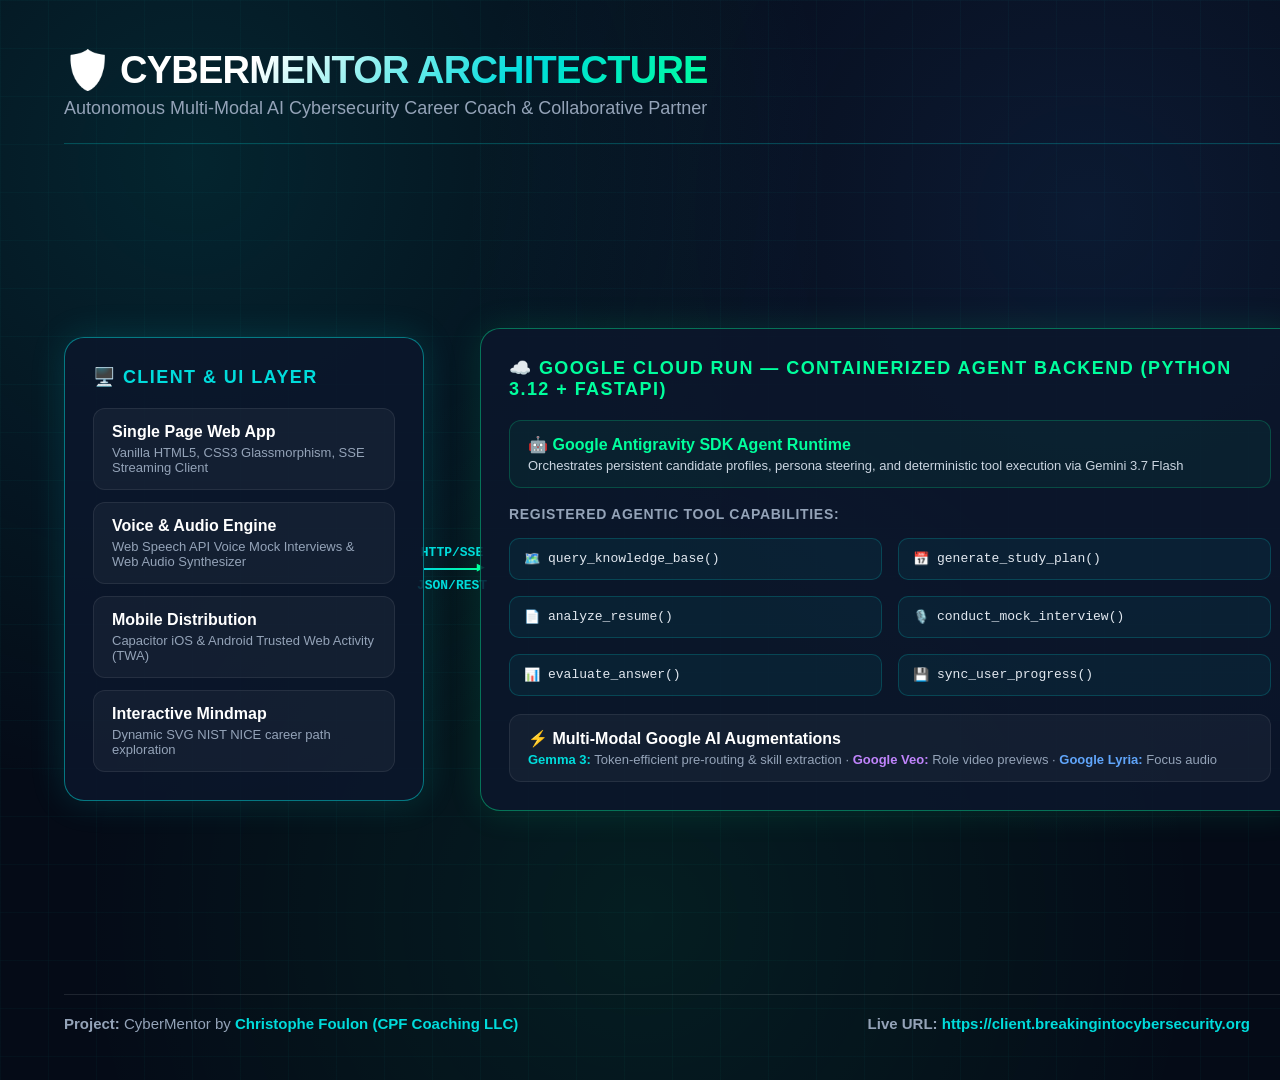
<file: submission/architecture_diagram.html>
<!DOCTYPE html>
<html lang="en">
<head>
  <meta charset="UTF-8">
  <meta name="viewport" content="width=device-width, initial-scale=1.0">
  <title>CyberMentor Architecture Diagram</title>
  <style>
    * { box-sizing: border-box; margin: 0; padding: 0; }
    body {
      width: 1920px;
      height: 1080px;
      background-color: #050b17;
      background-image: 
        radial-gradient(circle at 15% 15%, rgba(0, 220, 220, 0.12) 0%, transparent 45%),
        radial-gradient(circle at 85% 20%, rgba(59, 130, 246, 0.12) 0%, transparent 45%),
        radial-gradient(circle at 50% 85%, rgba(0, 255, 157, 0.08) 0%, transparent 50%),
        linear-gradient(rgba(0, 220, 220, 0.03) 1px, transparent 1px),
        linear-gradient(90deg, rgba(0, 220, 220, 0.03) 1px, transparent 1px);
      background-size: auto, auto, auto, 48px 48px, 48px 48px;
      font-family: -apple-system, BlinkMacSystemFont, 'Segoe UI', Roboto, 'Helvetica Neue', sans-serif;
      color: #f8fafc;
      padding: 48px 64px;
      display: flex;
      flex-direction: column;
      justify-content: space-between;
    }

    /* Header */
    .header {
      display: flex;
      justify-content: space-between;
      align-items: flex-start;
      border-bottom: 1px solid rgba(0, 220, 220, 0.25);
      padding-bottom: 24px;
    }
    .brand-title {
      font-size: 38px;
      font-weight: 800;
      letter-spacing: -0.02em;
      background: linear-gradient(135deg, #ffffff 30%, #00dcdc 70%, #00ff9d 100%);
      -webkit-background-clip: text;
      -webkit-text-fill-color: transparent;
      display: flex;
      align-items: center;
      gap: 16px;
    }
    .brand-tagline {
      font-size: 18px;
      color: #94a3b8;
      margin-top: 6px;
    }
    .badge-track {
      background: rgba(0, 220, 220, 0.12);
      border: 1px solid rgba(0, 220, 220, 0.35);
      border-radius: 9999px;
      padding: 10px 24px;
      font-size: 15px;
      font-weight: 600;
      color: #00dcdc;
      text-transform: uppercase;
      letter-spacing: 0.05em;
      display: flex;
      align-items: center;
      gap: 10px;
    }
    .badge-dot {
      width: 10px;
      height: 10px;
      border-radius: 50%;
      background: #00ff9d;
      box-shadow: 0 0 10px #00ff9d;
    }

    /* Main Grid */
    .grid {
      display: grid;
      grid-template-columns: 360px 56px 820px 56px 420px;
      align-items: center;
      gap: 0;
      margin: 32px 0;
    }

    .card {
      background: rgba(12, 23, 44, 0.85);
      border: 1px solid rgba(0, 220, 220, 0.25);
      border-radius: 20px;
      padding: 28px;
      box-shadow: 0 20px 40px rgba(0,0,0,0.5);
      position: relative;
    }
    .card-full-height { height: 100%; }
    .card-glow-cyan { border-color: rgba(0, 220, 220, 0.5); box-shadow: 0 0 35px rgba(0, 220, 220, 0.15); }
    .card-glow-green { border-color: rgba(0, 255, 157, 0.4); box-shadow: 0 0 35px rgba(0, 255, 157, 0.12); }
    .card-glow-blue { border-color: rgba(59, 130, 246, 0.4); box-shadow: 0 0 35px rgba(59, 130, 246, 0.12); }

    .card-header {
      font-size: 18px;
      font-weight: 700;
      text-transform: uppercase;
      letter-spacing: 0.08em;
      margin-bottom: 20px;
      display: flex;
      align-items: center;
      gap: 10px;
    }
    .text-cyan { color: #00dcdc; }
    .text-green { color: #00ff9d; }
    .text-blue { color: #60a5fa; }
    .text-purple { color: #c084fc; }

    .item-box {
      background: rgba(255, 255, 255, 0.04);
      border: 1px solid rgba(255, 255, 255, 0.08);
      border-radius: 12px;
      padding: 14px 18px;
      margin-bottom: 12px;
    }
    .item-box-accent-green {
      background: rgba(0, 255, 157, 0.05);
      border-color: rgba(0, 255, 157, 0.2);
    }
    .item-box-spaced { margin-top: 18px; }
    .item-box:last-child { margin-bottom: 0; }
    .item-title { font-size: 16px; font-weight: 600; color: #ffffff; }
    .item-title-accent { color: #00ff9d; }
    .item-desc { font-size: 13px; color: #94a3b8; margin-top: 4px; }
    .item-desc-light { color: #cbd5e1; }

    .section-sublabel {
      font-size: 14px;
      font-weight: 600;
      color: #94a3b8;
      text-transform: uppercase;
      margin: 18px 0 10px;
      letter-spacing: 0.05em;
    }

    .text-highlight-cyan { color: #00dcdc; }
    .text-highlight-purple { color: #c084fc; }
    .text-highlight-blue { color: #60a5fa; }

    /* Connector Arrows */
    .connector {
      display: flex;
      flex-direction: column;
      align-items: center;
      justify-content: center;
      gap: 8px;
      color: #00dcdc;
      font-family: monospace;
      font-size: 13px;
      font-weight: 700;
      text-align: center;
    }
    .connector-line {
      width: 100%;
      height: 2px;
      background: linear-gradient(90deg, #00dcdc, #00ff9d);
      position: relative;
    }
    .connector-line::after {
      content: '▶';
      position: absolute;
      right: -4px;
      top: -8px;
      font-size: 12px;
      color: #00ff9d;
    }

    /* Agent Center Card */
    .agent-grid {
      display: grid;
      grid-template-columns: 1fr 1fr;
      gap: 16px;
      margin-top: 16px;
    }
    .tool-chip {
      background: rgba(0, 220, 220, 0.06);
      border: 1px solid rgba(0, 220, 220, 0.2);
      border-radius: 10px;
      padding: 12px 14px;
      font-size: 13px;
      font-family: 'JetBrains Mono', monospace;
      color: #e2e8f0;
      display: flex;
      align-items: center;
      gap: 8px;
    }
    .tool-chip span { color: #00dcdc; }

    /* Footer / Metadata */
    .footer {
      display: flex;
      justify-content: space-between;
      align-items: center;
      border-top: 1px solid rgba(255, 255, 255, 0.1);
      padding-top: 20px;
      font-size: 15px;
      color: #94a3b8;
    }
    .footer-highlight { color: #00dcdc; font-weight: 600; }
  </style>
</head>
<body>

  <!-- Header -->
  <div class="header">
    <div>
      <div class="brand-title">🛡️ CYBERMENTOR ARCHITECTURE</div>
      <div class="brand-tagline">Autonomous Multi-Modal AI Cybersecurity Career Coach & Collaborative Partner</div>
    </div>
    <div class="badge-track">
      <div class="badge-dot"></div>
      Google Cloud All Things Agentic Hackathon
    </div>
  </div>

  <!-- Main Architecture Flow -->
  <div class="grid">
    
    <!-- Left: Frontend Layer -->
    <div class="card card-glow-cyan">
      <div class="card-header text-cyan">
        <span>🖥️ Client & UI Layer</span>
      </div>
      <div class="item-box">
        <div class="item-title">Single Page Web App</div>
        <div class="item-desc">Vanilla HTML5, CSS3 Glassmorphism, SSE Streaming Client</div>
      </div>
      <div class="item-box">
        <div class="item-title">Voice & Audio Engine</div>
        <div class="item-desc">Web Speech API Voice Mock Interviews & Web Audio Synthesizer</div>
      </div>
      <div class="item-box">
        <div class="item-title">Mobile Distribution</div>
        <div class="item-desc">Capacitor iOS & Android Trusted Web Activity (TWA)</div>
      </div>
      <div class="item-box">
        <div class="item-title">Interactive Mindmap</div>
        <div class="item-desc">Dynamic SVG NIST NICE career path exploration</div>
      </div>
    </div>

    <!-- Arrow 1 -->
    <div class="connector">
      <span>HTTP/SSE</span>
      <div class="connector-line"></div>
      <span>JSON/REST</span>
    </div>

    <!-- Center: Serverless Agent Core -->
    <div class="card card-glow-green card-full-height">
      <div class="card-header text-green">
        <span>☁️ Google Cloud Run — Containerized Agent Backend (Python 3.12 + FastAPI)</span>
      </div>
      
      <div class="item-box item-box-accent-green">
        <div class="item-title item-title-accent">🤖 Google Antigravity SDK Agent Runtime</div>
        <div class="item-desc item-desc-light">Orchestrates persistent candidate profiles, persona steering, and deterministic tool execution via Gemini 3.7 Flash</div>
      </div>

      <div class="section-sublabel">
        Registered Agentic Tool Capabilities:
      </div>

      <div class="agent-grid">
        <div class="tool-chip"><span>🗺️</span> query_knowledge_base()</div>
        <div class="tool-chip"><span>📅</span> generate_study_plan()</div>
        <div class="tool-chip"><span>📄</span> analyze_resume()</div>
        <div class="tool-chip"><span>🎙️</span> conduct_mock_interview()</div>
        <div class="tool-chip"><span>📊</span> evaluate_answer()</div>
        <div class="tool-chip"><span>💾</span> sync_user_progress()</div>
      </div>

      <div class="item-box item-box-spaced">
        <div class="item-title">⚡ Multi-Modal Google AI Augmentations</div>
        <div class="item-desc">
          <strong class="text-highlight-cyan">Gemma 3:</strong> Token-efficient pre-routing & skill extraction · 
          <strong class="text-highlight-purple">Google Veo:</strong> Role video previews · 
          <strong class="text-highlight-blue">Google Lyria:</strong> Focus audio
        </div>
      </div>
    </div>

    <!-- Arrow 2 -->
    <div class="connector">
      <span>GRPC/API</span>
      <div class="connector-line"></div>
      <span>Sync State</span>
    </div>

    <!-- Right: Cloud & Knowledge Services -->
    <div class="card card-glow-blue">
      <div class="card-header text-blue">
        <span>🔵 Google Cloud & Storage</span>
      </div>
      <div class="item-box">
        <div class="item-title">Google Cloud Firestore</div>
        <div class="item-desc">Stateful session memory, user milestones, exam readiness analytics</div>
      </div>
      <div class="item-box">
        <div class="item-title">Google Vertex AI / Gemini 3.7</div>
        <div class="item-desc">High-reasoning foundation model with sub-second token generation</div>
      </div>
      <div class="item-box">
        <div class="item-title">Breaking Into Cyber Knowledge</div>
        <div class="item-desc">7+ years, 1,164 podcast episodes, 9 certifications, 300+ interview rubrics</div>
      </div>
      <div class="item-box">
        <div class="item-title">Cloudflare Edge & SSL</div>
        <div class="item-desc">Global zero-trust proxy with edge caching & HSTS</div>
      </div>
    </div>

  </div>

  <!-- Footer -->
  <div class="footer">
    <div><strong>Project:</strong> CyberMentor by <span class="footer-highlight">Christophe Foulon (CPF Coaching LLC)</span></div>
    <div><strong>Live URL:</strong> <span class="footer-highlight">https://client.breakingintocybersecurity.org</span></div>
    <div><strong>Category:</strong> <span class="footer-highlight">The Collaborative Partner</span></div>
  </div>

</body>
</html>
</file>
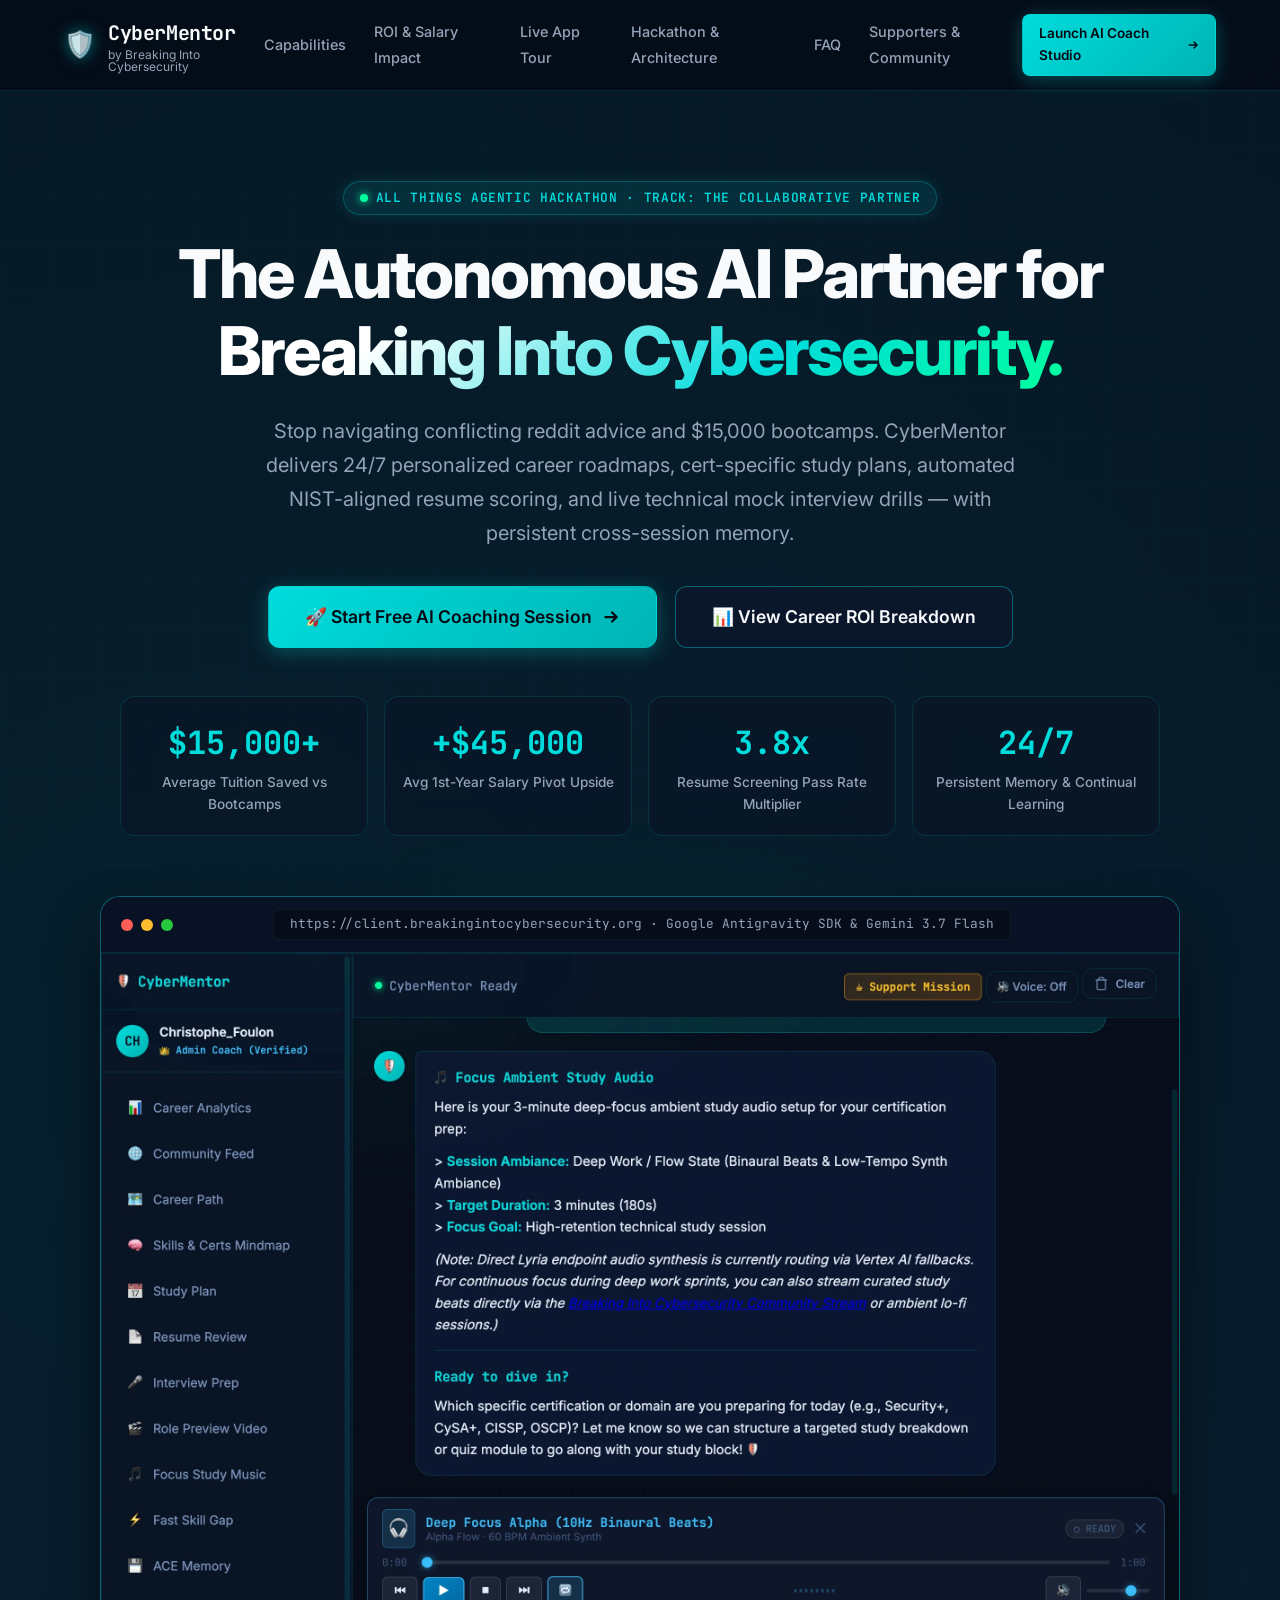
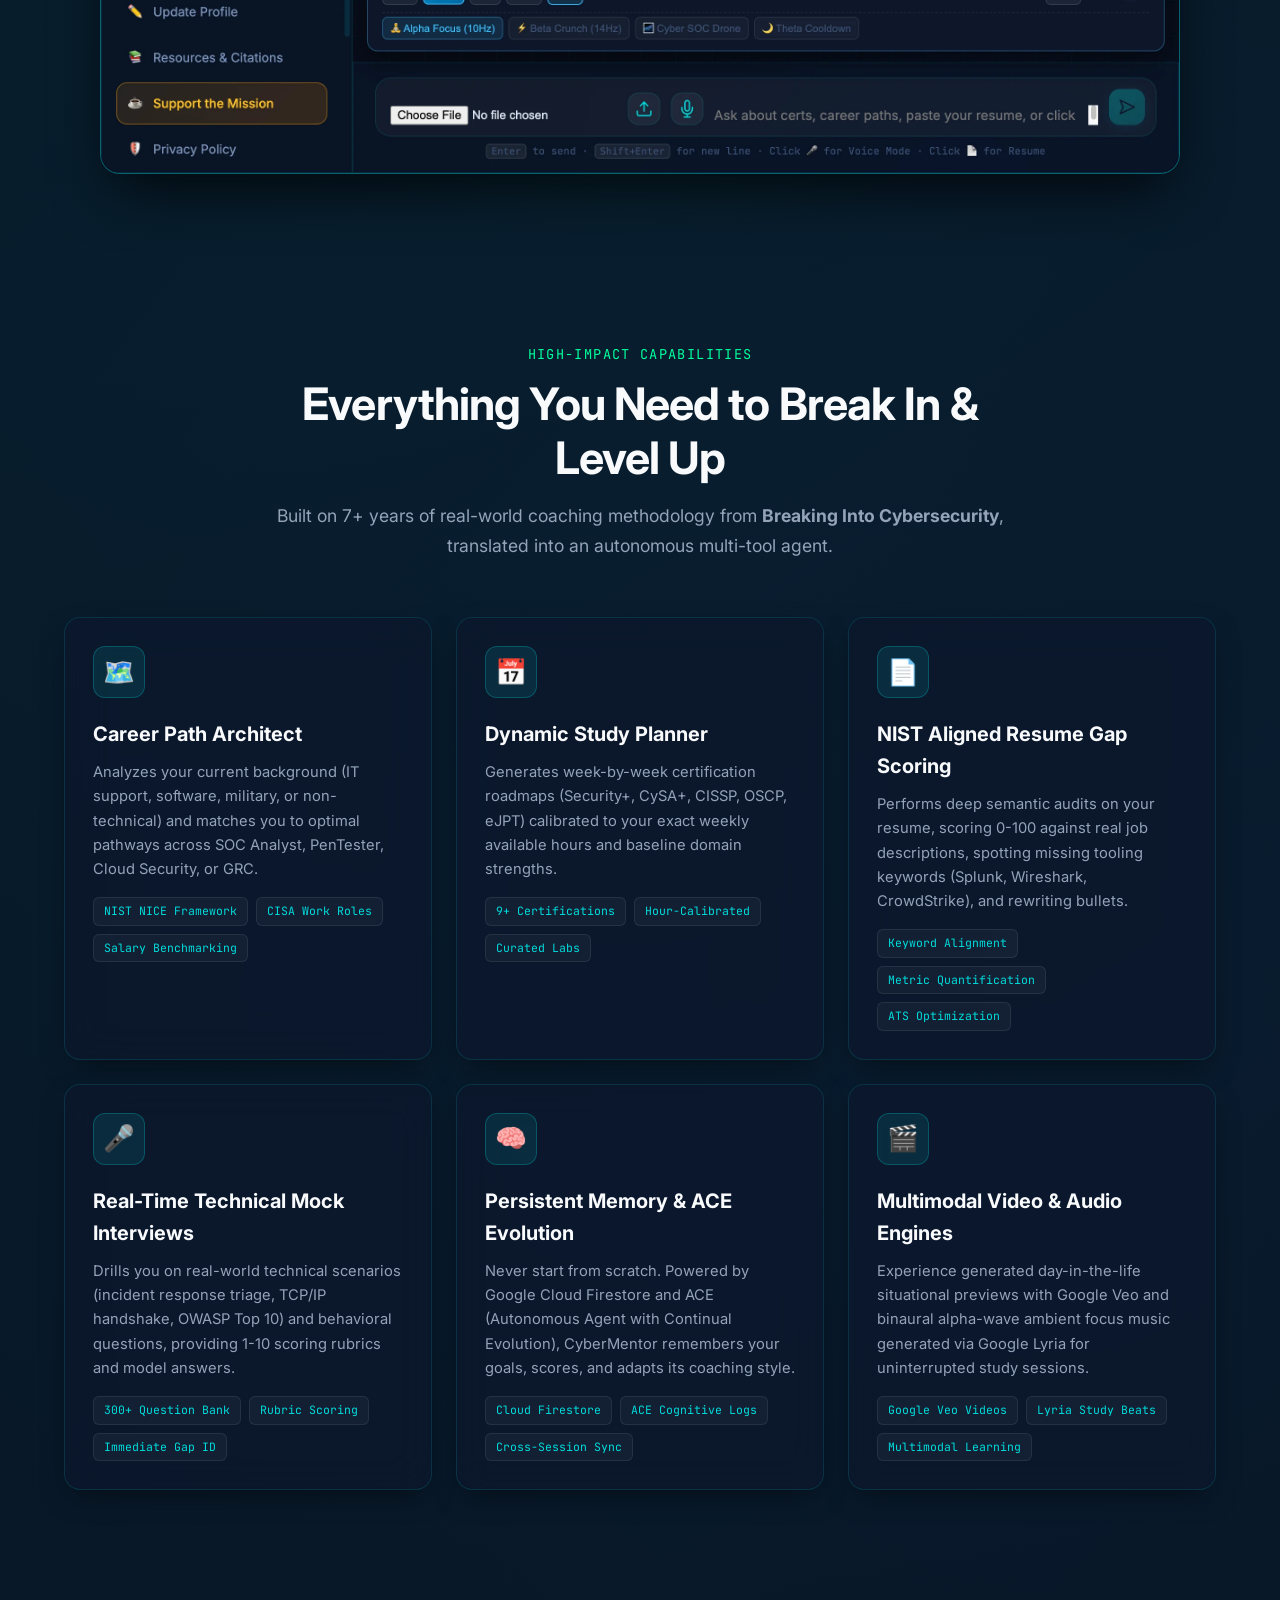
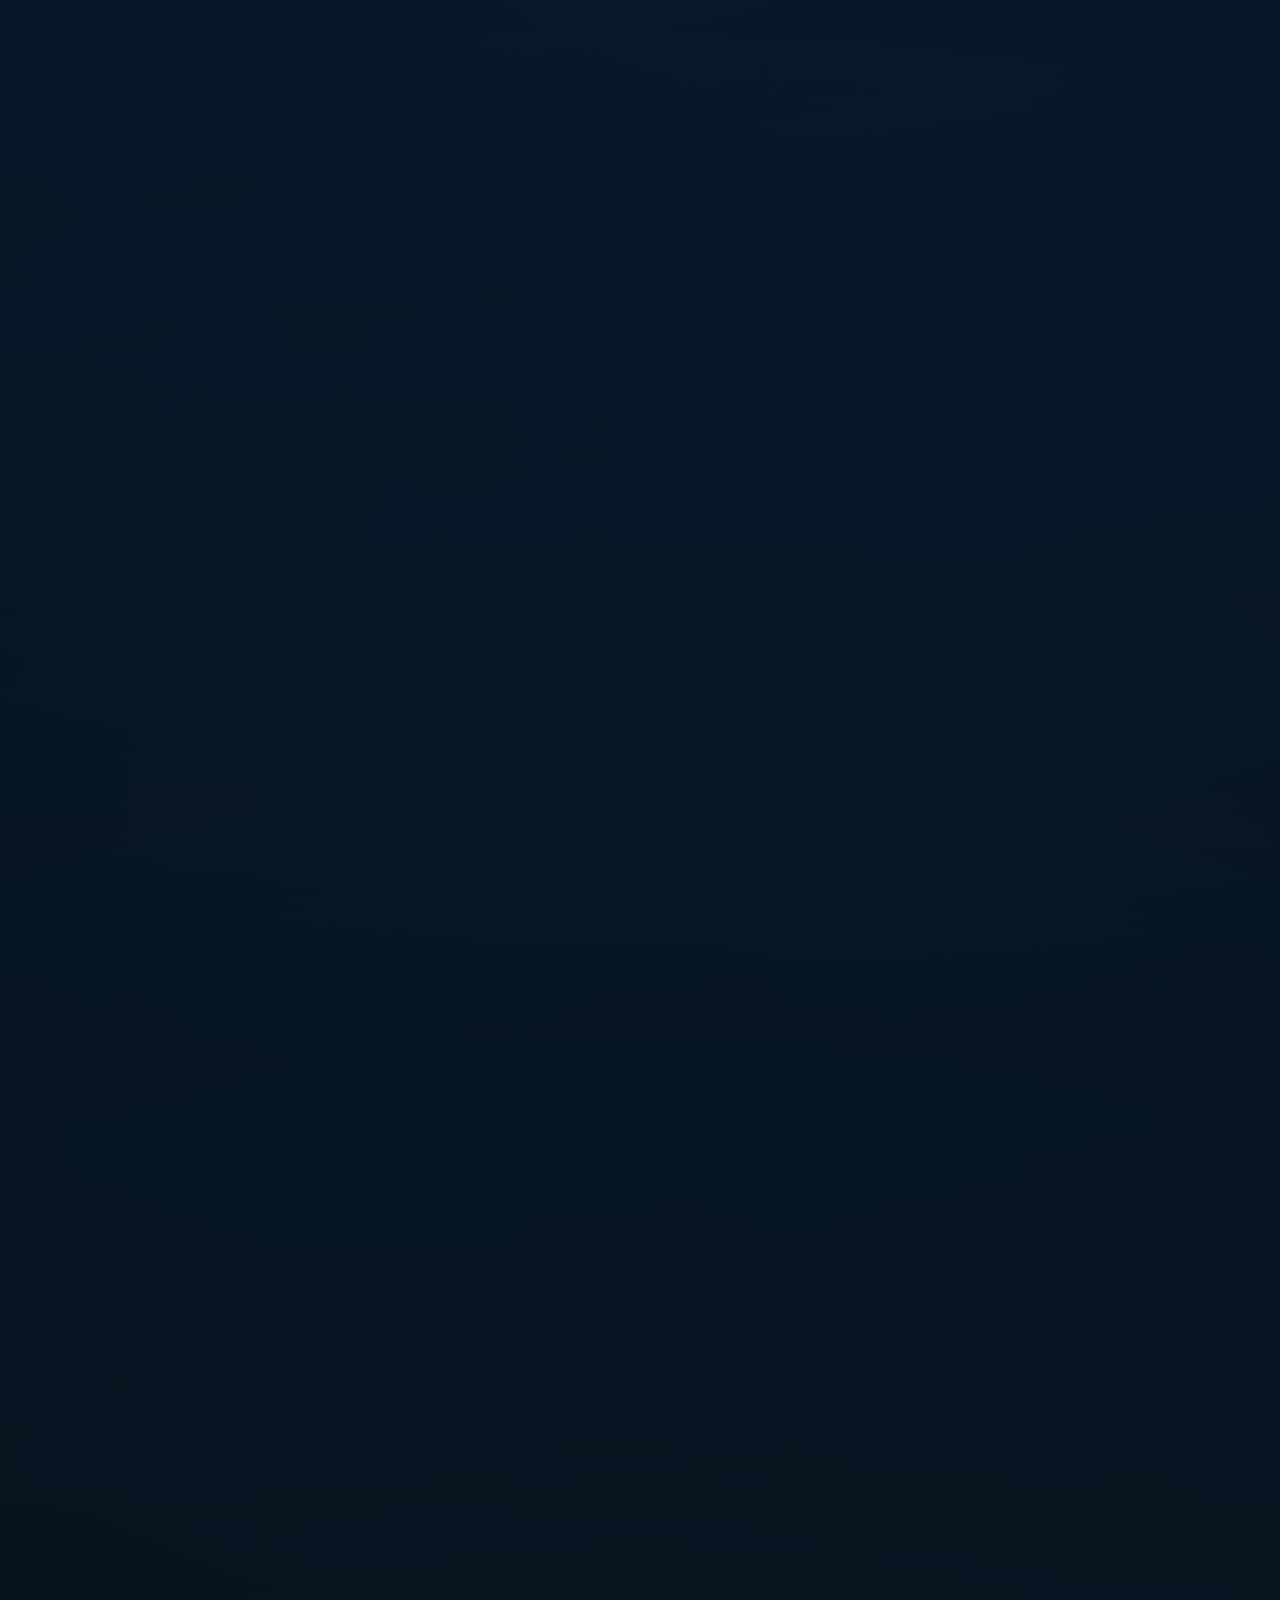
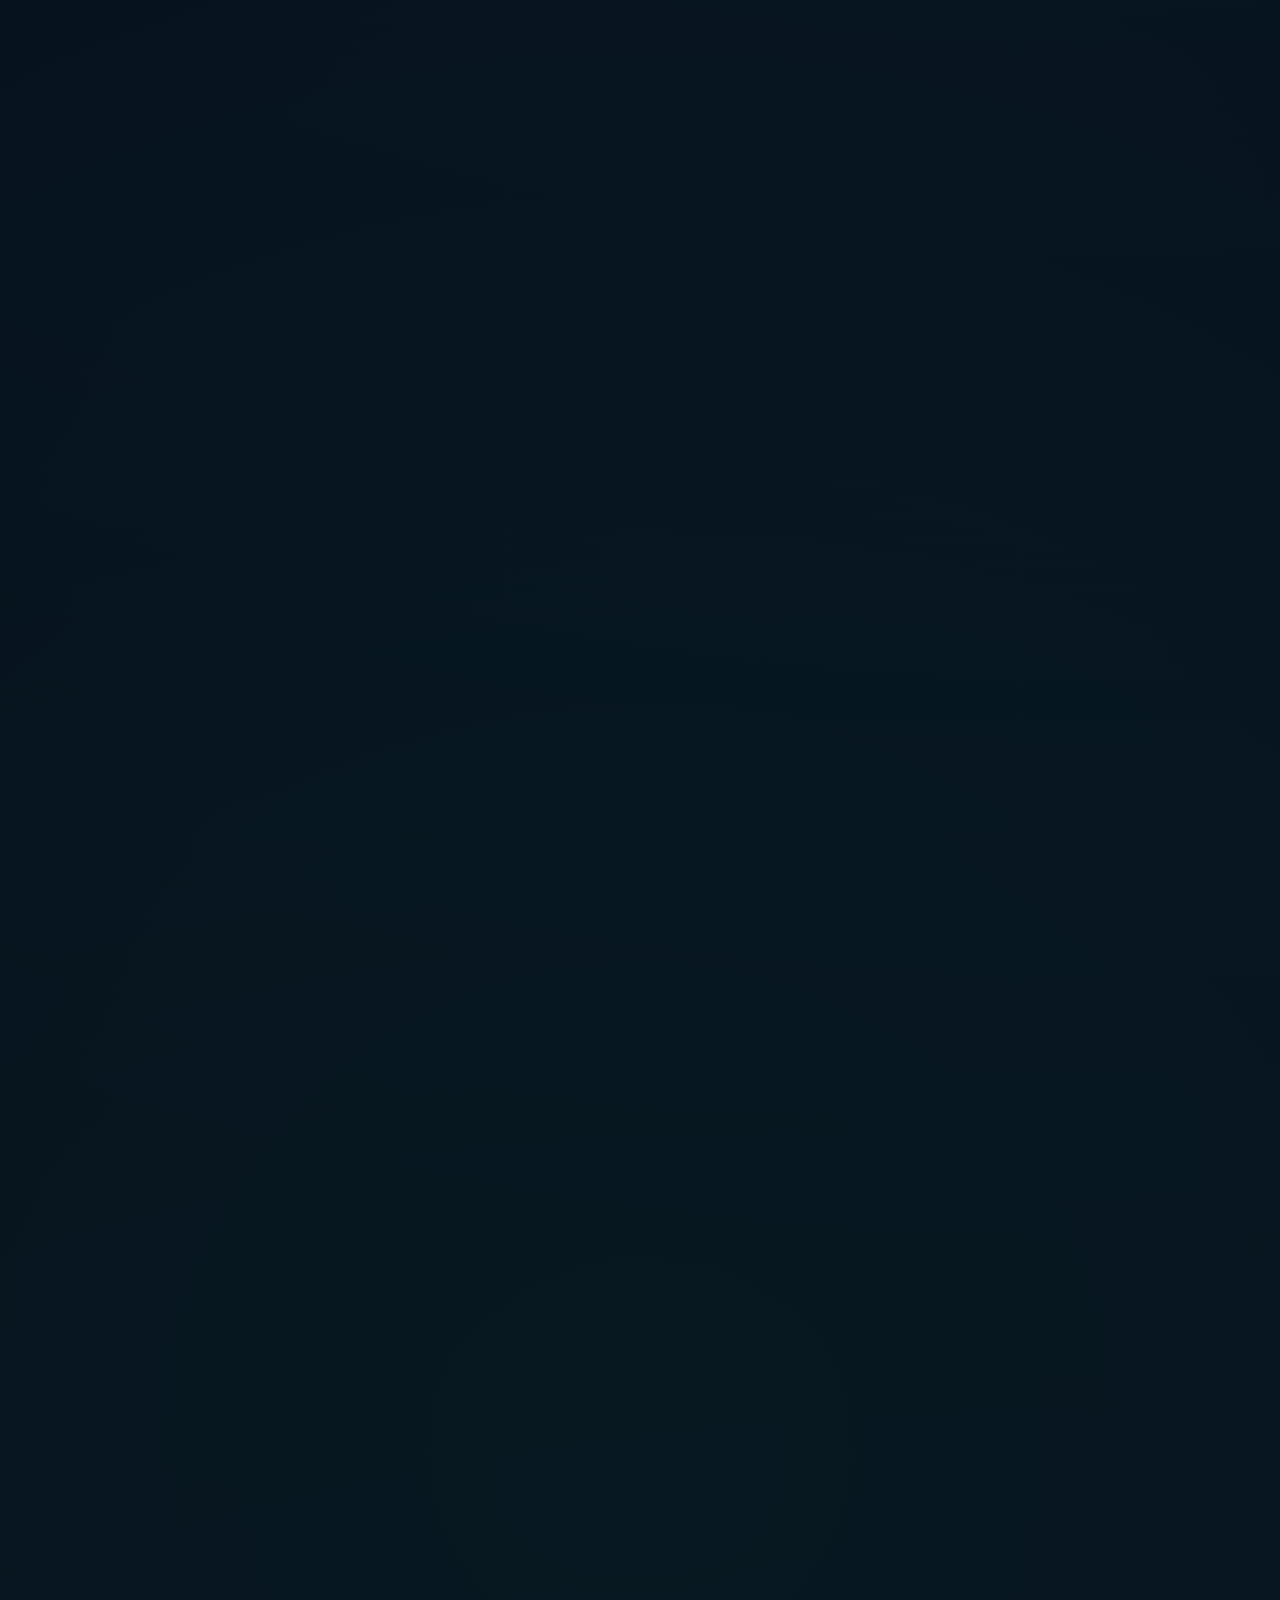
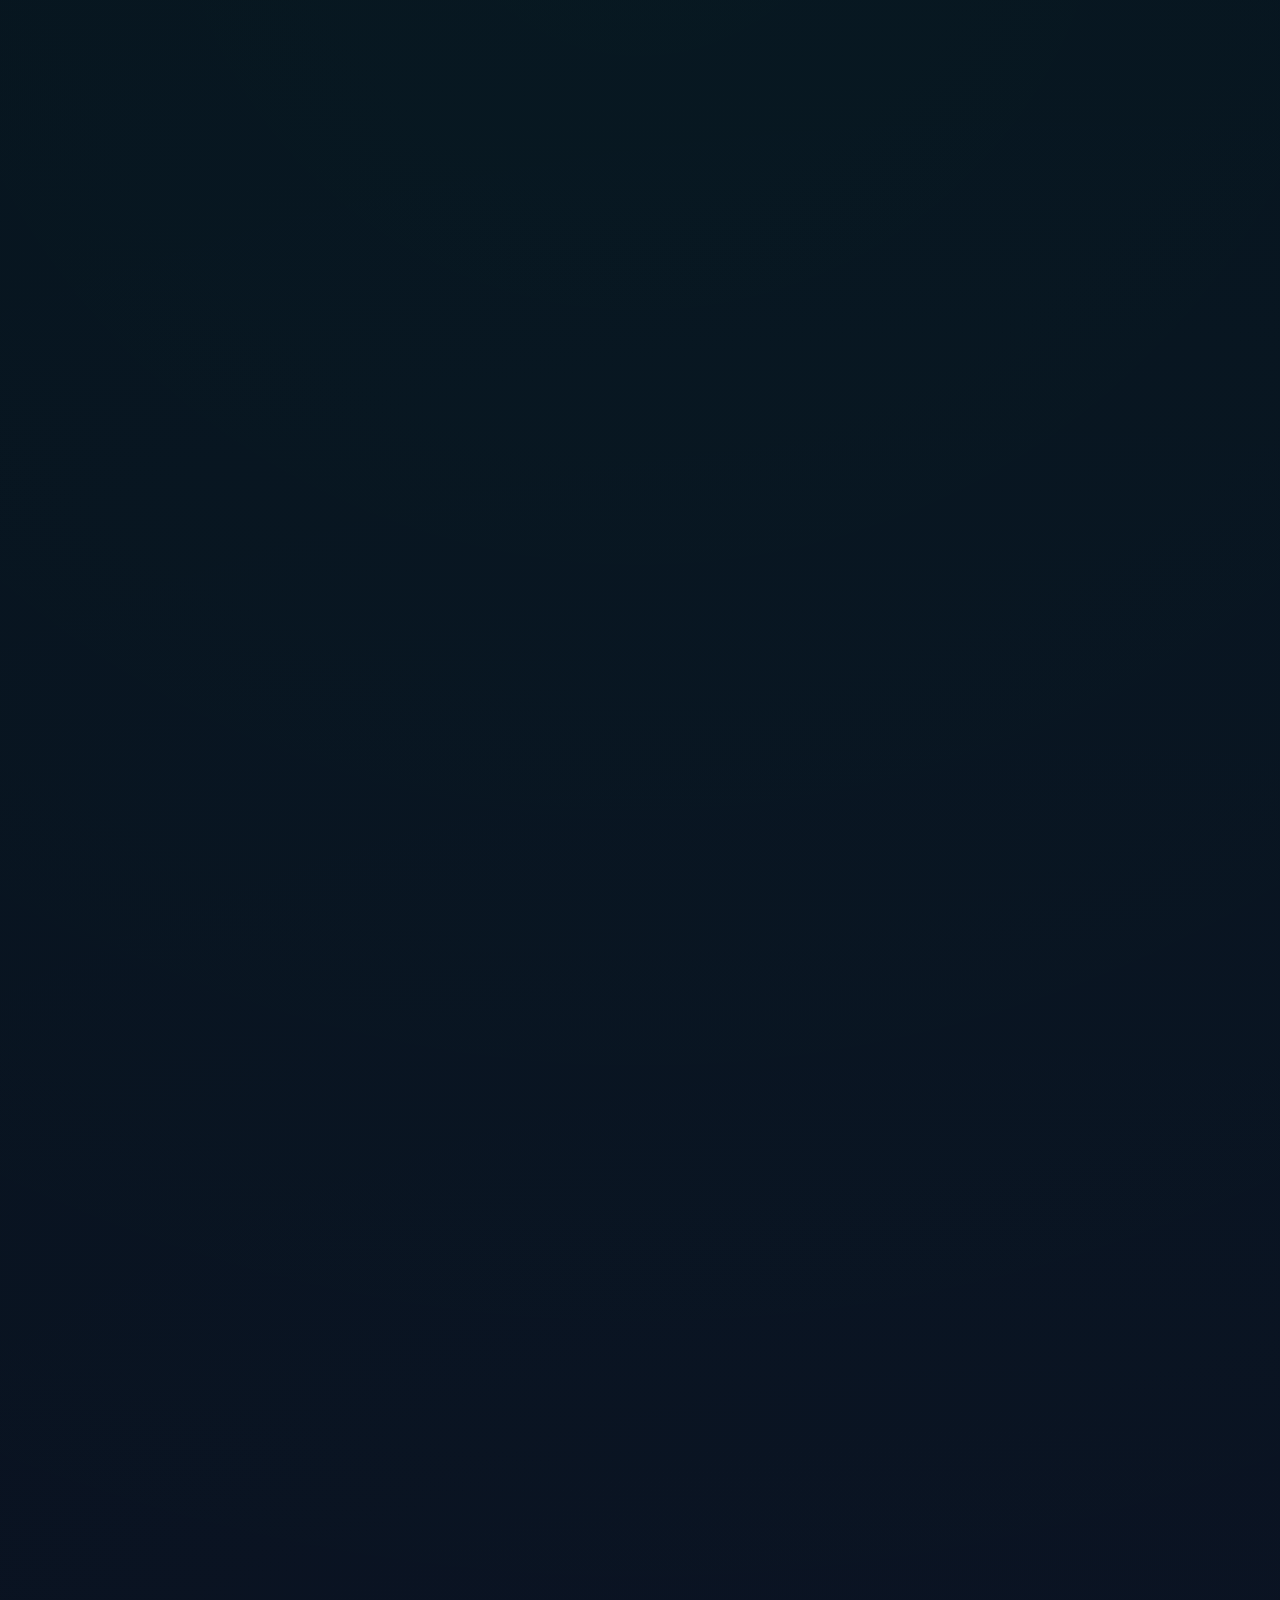
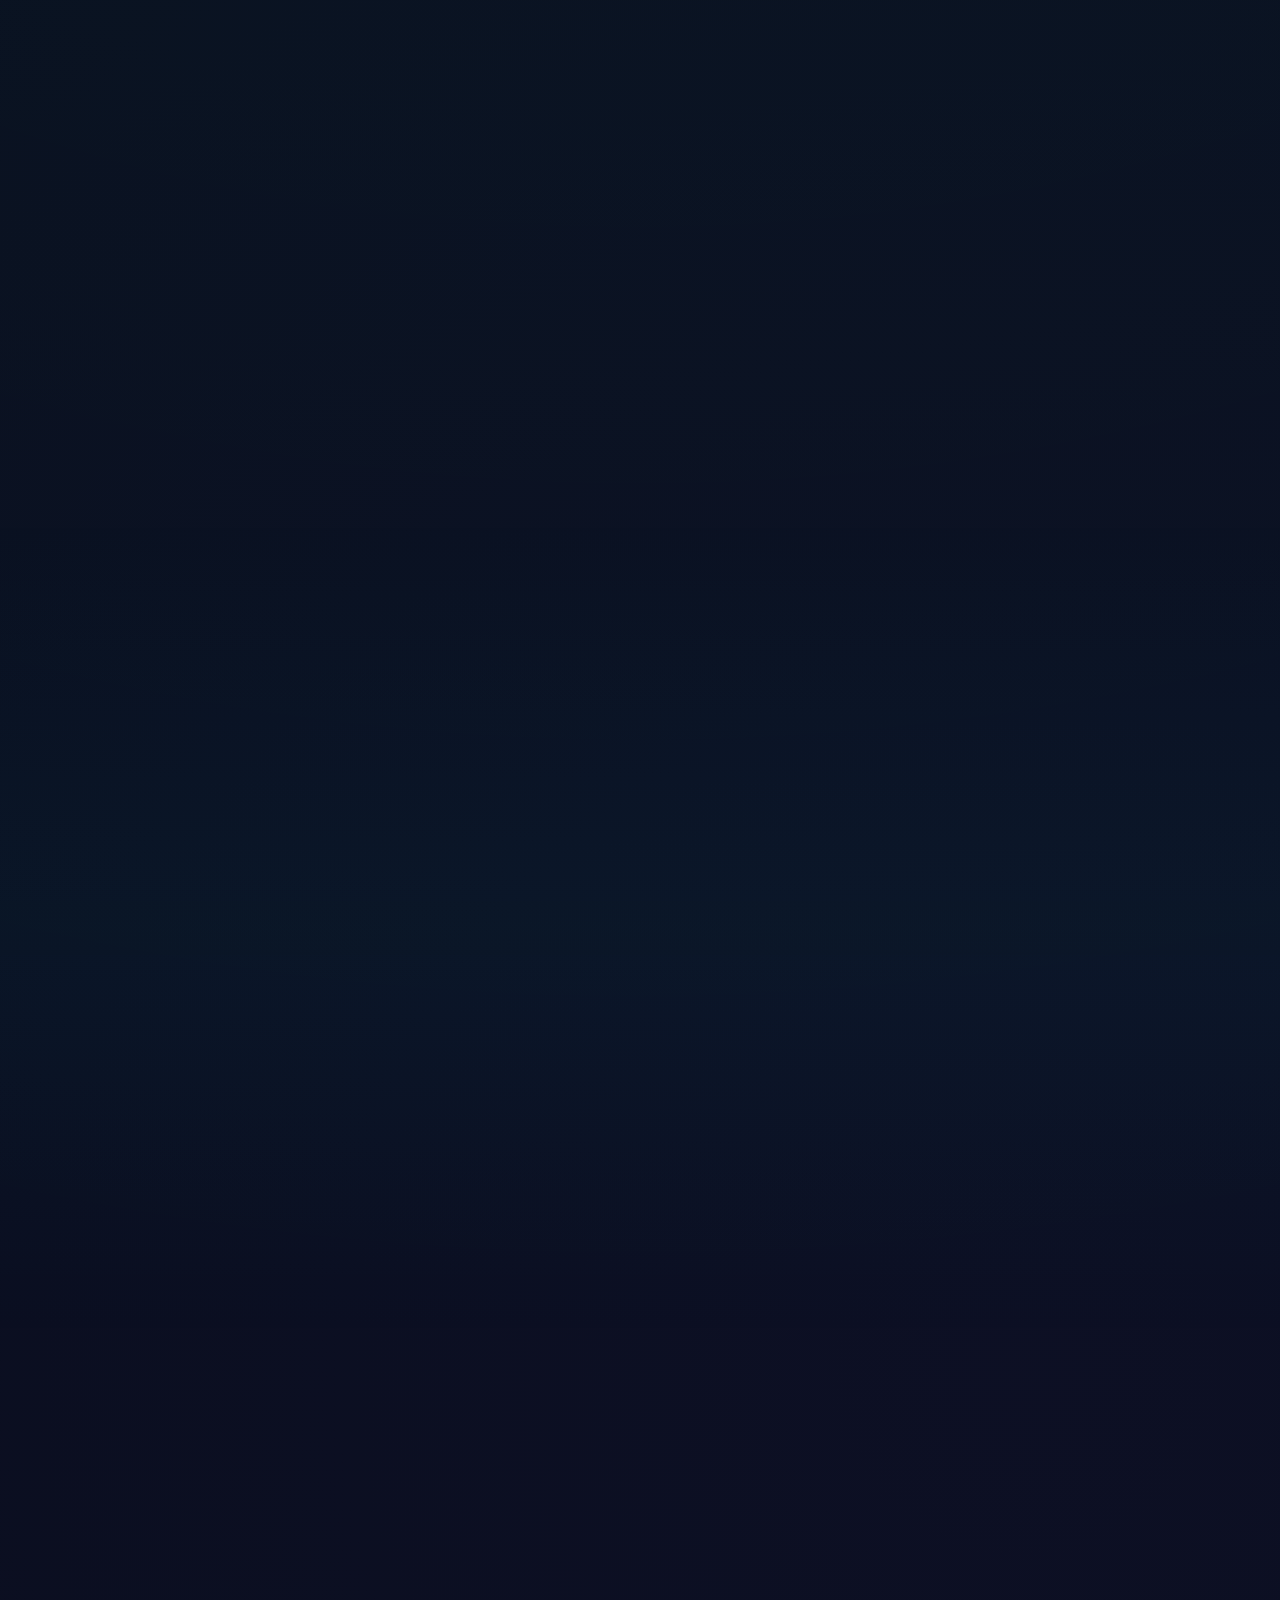
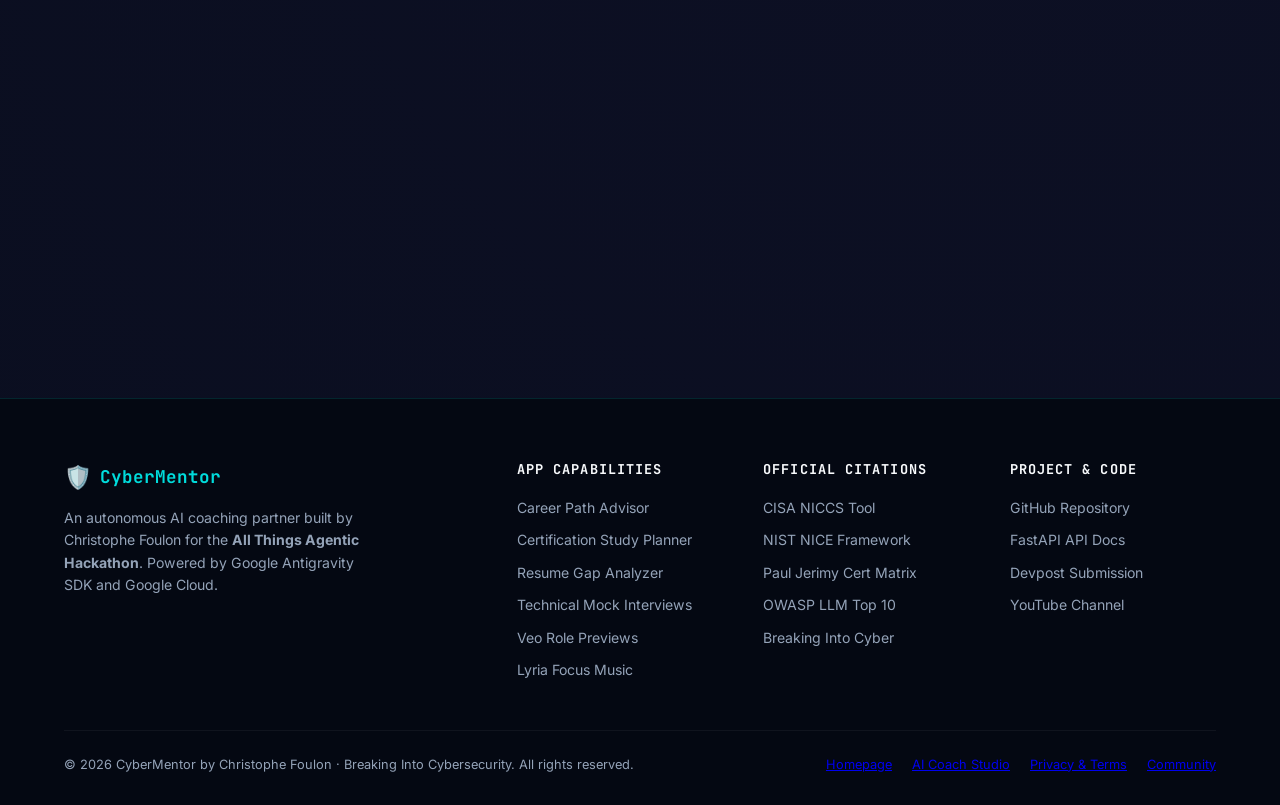
<file: web/home.html>
<!DOCTYPE html>
<html lang="en" prefix="og: https://ogp.me/ns#">
<head>
  <!-- ── Essential Meta Tags ─────────────────────────────────────────── -->
  <meta charset="UTF-8" />
  <meta name="viewport" content="width=device-width, initial-scale=1.0, viewport-fit=cover" />
  <title>CyberMentor — AI Career Coach for Cybersecurity Professionals</title>
  <meta name="description" content="CyberMentor is an autonomous AI career coach built for cybersecurity transitions. Get 24/7 personalized study plans, NIST-aligned resume scoring, and live mock interview drills with persistent memory." />
  <meta name="keywords" content="cybersecurity career coach, break into cyber, SOC analyst study plan, CompTIA Security+ study guide, CISSP study roadmap, cybersecurity resume review, cybersecurity mock interview, NIST NICE framework, Google Antigravity SDK, Gemini AI career partner" />
  <meta name="author" content="Christophe Foulon" />
  <meta name="creator" content="Breaking Into Cybersecurity" />
  <meta name="publisher" content="Breaking Into Cybersecurity" />
  <meta name="robots" content="index, follow, max-snippet:-1, max-image-preview:large, max-video-preview:-1" />
  
  <!-- ── Canonical & Alternate ──────────────────────────────────────── -->
  <link rel="canonical" href="https://client.breakingintocybersecurity.org/home.html" />
  <link rel="icon" type="image/jpeg" href="img/app_icon.jpg" />
  <link rel="apple-touch-icon" href="img/app_icon.jpg" />

  <!-- ── Open Graph / Facebook (SEO & GEO) ──────────────────────────── -->
  <meta property="og:type" content="website" />
  <meta property="og:site_name" content="CyberMentor" />
  <meta property="og:title" content="CyberMentor — Autonomous AI Career Coach for Cybersecurity Professionals" />
  <meta property="og:description" content="Accelerate your pivot from IT Helpdesk to SOC Analyst, Cloud Security, or GRC. 24/7 study roadmaps, scored technical mock interviews, and resume analysis with persistent memory." />
  <meta property="og:url" content="https://client.breakingintocybersecurity.org/home.html" />
  <meta property="og:image" content="https://client.breakingintocybersecurity.org/img/hero_banner.jpg" />
  <meta property="og:image:alt" content="CyberMentor AI Career Coaching Interface with Real-time Antigravity SDK Agent" />
  <meta property="og:locale" content="en_US" />

  <!-- ── Twitter Card ───────────────────────────────────────────────── -->
  <meta name="twitter:card" content="summary_large_image" />
  <meta name="twitter:title" content="CyberMentor — Autonomous AI Career Coach for Cybersecurity Professionals" />
  <meta name="twitter:description" content="Personalized cert study plans, automated NIST resume audits, and live mock interview drills powered by Google Antigravity SDK & Gemini 3.7." />
  <meta name="twitter:image" content="https://client.breakingintocybersecurity.org/img/hero_banner.jpg" />
  <meta name="twitter:image:alt" content="CyberMentor AI Cybersecurity Coach" />
  <meta name="twitter:creator" content="@chris_foulon" />

  <!-- ── Performance: Preconnect & Preload (LCP Mastery) ─────────────── -->
  <link rel="preconnect" href="https://fonts.googleapis.com" />
  <link rel="preconnect" href="https://fonts.gstatic.com" crossorigin />
  <link rel="preload" href="https://fonts.googleapis.com/css2?family=JetBrains+Mono:wght@400;600;700&family=Inter:wght@300;400;500;600;700;800&display=swap" as="style" />
  <link rel="stylesheet" href="https://fonts.googleapis.com/css2?family=JetBrains+Mono:wght@400;600;700&family=Inter:wght@300;400;500;600;700;800&display=swap" media="print" onload="this.media='all'" />
  <noscript>
    <link rel="stylesheet" href="https://fonts.googleapis.com/css2?family=JetBrains+Mono:wght@400;600;700&family=Inter:wght@300;400;500;600;700;800&display=swap" />
  </noscript>
  <link rel="preload" as="image" href="img/live_screenshot_app_mobile.webp" type="image/webp" media="(max-width: 768px)" />
  <link rel="preload" as="image" href="img/live_screenshot_app.webp" type="image/webp" media="(min-width: 769px)" />

  <!-- ── Inlined Critical High-Performance Stylesheet (0ms RTT) ────────── -->
  <style>
:root{--bg-primary:#050b17;--bg-secondary:#0a1326;--bg-card:rgba(12, 23, 44, 0.75);--bg-card-hover:rgba(18, 34, 64, 0.9);--border-subtle:rgba(0, 220, 220, 0.14);--border-bright:rgba(0, 220, 220, 0.4);--border-glow:rgba(0, 255, 157, 0.4);--accent-cyan:#00dcdc;--accent-teal:#00b4b4;--accent-emerald:#00ff9d;--accent-blue:#3b82f6;--accent-purple:#8b5cf6;--text-main:#f8fafc;--text-dim:#94a3b8;--text-muted:#64748b;--font-main:'Inter', -apple-system, BlinkMacSystemFont, 'Segoe UI', Roboto, sans-serif;--font-mono:'JetBrains Mono', monospace;--shadow-glow-cyan:0 0 35px rgba(0, 220, 220, 0.2);--shadow-glow-green:0 0 35px rgba(0, 255, 157, 0.2);--shadow-card:0 10px 30px -10px rgba(0, 0, 0, 0.6)}.skip-link{position:absolute;top:-60px;left:20px;background:var(--accent-cyan);color:#040914;padding:10px 20px;border-radius:8px;font-weight:700;font-size:0.9rem;z-index:9999;transition:top 0.2s ease;text-decoration:none}.skip-link:focus{top:20px}*:focus-visible{outline:2px solid var(--accent-cyan);outline-offset:3px}*, *::before, *::after{box-sizing:border-box;margin:0;padding:0}html{scroll-behavior:smooth;font-size:16px}body{font-family:var(--font-main);background-color:var(--bg-primary);color:var(--text-main);line-height:1.6;overflow-x:hidden;position:relative;background-image:radial-gradient(circle at 15% 10%, rgba(0, 220, 220, 0.08) 0%, transparent 40%), radial-gradient(circle at 85% 25%, rgba(59, 130, 246, 0.07) 0%, transparent 45%), radial-gradient(circle at 50% 60%, rgba(0, 255, 157, 0.05) 0%, transparent 50%), radial-gradient(circle at 80% 90%, rgba(139, 92, 246, 0.06) 0%, transparent 45%)}body::before{content:'';position:fixed;inset:0;background-image:linear-gradient(rgba(0, 220, 220, 0.025) 1px, transparent 1px), linear-gradient(90deg, rgba(0, 220, 220, 0.025) 1px, transparent 1px);background-size:48px 48px;pointer-events:none;z-index:0}.container{max-width:1200px;margin:0 auto;padding:0 24px;position:relative;z-index:1}.font-mono{font-family:var(--font-mono)}.text-cyan{color:var(--accent-cyan)}.text-emerald{color:var(--accent-emerald)}.text-blue{color:var(--accent-blue)}.text-dim{color:var(--text-dim)}.badge-hackathon{display:inline-flex;align-items:center;gap:8px;padding:6px 16px;background:rgba(0, 220, 220, 0.1);border:1px solid rgba(0, 220, 220, 0.25);border-radius:9999px;font-family:var(--font-mono);font-size:0.8rem;color:var(--accent-cyan);font-weight:600;text-transform:uppercase;letter-spacing:0.05em;margin-bottom:1.25rem;box-shadow:0 0 15px rgba(0, 220, 220, 0.15)}.badge-pulse{width:8px;height:8px;border-radius:50%;background:var(--accent-emerald);box-shadow:0 0 8px var(--accent-emerald);animation:pulseDot 2s infinite}@keyframes pulseDot{0%, 100%{opacity:1;transform:scale(1)}50%{opacity:0.4;transform:scale(0.85)}}.glass-card{background:var(--bg-card);-webkit-backdrop-filter:blur(20px);backdrop-filter:blur(20px);border:1px solid var(--border-subtle);border-radius:16px;padding:28px;box-shadow:var(--shadow-card);transition:all 0.3s cubic-bezier(0.16, 1, 0.3, 1)}.glass-card:hover{background:var(--bg-card-hover);border-color:var(--border-bright);transform:translateY(-4px);box-shadow:0 15px 35px -5px rgba(0, 0, 0, 0.7), var(--shadow-glow-cyan)}.navbar{position:sticky;top:0;z-index:1000;background:rgba(5, 11, 23, 0.85);-webkit-backdrop-filter:blur(20px);backdrop-filter:blur(20px);border-bottom:1px solid var(--border-subtle);padding:14px 0}.nav-content{display:flex;align-items:center;justify-content:space-between}.nav-brand{display:flex;align-items:center;gap:12px;text-decoration:none;color:var(--text-main)}.brand-icon{font-size:1.6rem;filter:drop-shadow(0 0 8px rgba(0, 220, 220, 0.5))}.brand-title{font-family:var(--font-mono);font-size:1.25rem;font-weight:700;letter-spacing:-0.02em}.brand-by{font-size:0.75rem;color:var(--text-dim);display:block;line-height:1}.nav-links{display:flex;align-items:center;gap:28px;list-style:none}.nav-links a{text-decoration:none;color:var(--text-dim);font-size:0.9rem;font-weight:500;transition:color 0.2s ease}.nav-links a:hover{color:var(--accent-cyan)}.nav-actions{display:flex;align-items:center;gap:14px}.btn{display:inline-flex;align-items:center;justify-content:center;gap:10px;padding:12px 24px;border-radius:10px;font-size:0.95rem;font-weight:600;text-decoration:none;cursor:pointer;transition:all 0.25s cubic-bezier(0.16, 1, 0.3, 1);border:1px solid transparent}.btn-primary{background:linear-gradient(135deg, var(--accent-cyan), var(--accent-teal));color:#040914;box-shadow:0 4px 20px rgba(0, 220, 220, 0.3)}.btn-primary:hover{transform:translateY(-2px);box-shadow:0 8px 30px rgba(0, 220, 220, 0.5);background:linear-gradient(135deg, #22ecec, #00c8c8)}.btn-secondary{background:rgba(12, 23, 44, 0.8);border-color:var(--border-bright);color:var(--text-main);-webkit-backdrop-filter:blur(10px);backdrop-filter:blur(10px)}.btn-secondary:hover{background:rgba(20, 38, 70, 0.9);border-color:var(--accent-cyan);color:var(--accent-cyan);transform:translateY(-2px)}.btn-emerald{background:linear-gradient(135deg, var(--accent-emerald), #00c978);color:#040914;box-shadow:0 4px 20px rgba(0, 255, 157, 0.3)}.btn-emerald:hover{transform:translateY(-2px);box-shadow:0 8px 30px rgba(0, 255, 157, 0.5)}.btn-sm{padding:8px 16px;font-size:0.85rem;border-radius:8px}.btn-lg{padding:16px 36px;font-size:1.1rem;border-radius:12px}.hero-section{padding:90px 0 70px;text-align:center;position:relative}.hero-title{font-size:clamp(2.4rem, 5.5vw, 4.2rem);font-weight:800;line-height:1.15;letter-spacing:-0.03em;margin-bottom:24px;max-width:960px;margin-left:auto;margin-right:auto}.hero-title .gradient-text{background:linear-gradient(135deg, #ffffff 20%, var(--accent-cyan) 65%, var(--accent-emerald) 100%);-webkit-background-clip:text;background-clip:text;-webkit-text-fill-color:transparent;color:transparent}.hero-subtitle{font-size:clamp(1.05rem, 2vw, 1.25rem);color:var(--text-dim);max-width:780px;margin:0 auto 36px;line-height:1.7}.hero-cta-group{display:flex;align-items:center;justify-content:center;gap:18px;flex-wrap:wrap;margin-bottom:48px}.hero-stats{display:grid;grid-template-columns:repeat(4, 1fr);gap:16px;max-width:1040px;margin:0 auto 60px}.stat-item{padding:20px 16px;text-align:center;background:rgba(10, 20, 38, 0.6);border:1px solid var(--border-subtle);border-radius:14px;-webkit-backdrop-filter:blur(16px);backdrop-filter:blur(16px)}.stat-value{font-family:var(--font-mono);font-size:2rem;font-weight:700;color:var(--accent-cyan);margin-bottom:4px}.stat-label{font-size:0.85rem;color:var(--text-dim);font-weight:500}.hero-mockup-wrap{position:relative;max-width:1080px;margin:0 auto}.mockup-header-spacer{width:48px}.roi-table-title{font-size:1.15rem;font-weight:700}.section-title-left{text-align:left;margin-bottom:20px}.section-desc-left{text-align:left;margin-bottom:20px}.section-desc-sm{text-align:left;font-size:0.95rem}.arch-heading{font-size:1.1rem;font-weight:700;margin-bottom:12px}.section-no-top-padding{padding-top:0}.cta-btn-group{display:flex;justify-content:center;gap:16px;flex-wrap:wrap}.footer-logo-row{display:flex;align-items:center;gap:8px}.footer-logo-icon{font-size:1.4rem}.footer-logo-text{font-family:var(--font-mono);font-size:1.1rem;font-weight:700;color:var(--accent-cyan)}.footer-links-bottom{display:flex;gap:20px}.mockup-glow{position:absolute;inset:-20px;background:radial-gradient(circle, rgba(0, 220, 220, 0.25) 0%, rgba(0, 255, 157, 0.1) 40%, transparent 70%);filter:blur(40px);z-index:-1;pointer-events:none}.mockup-frame{border:1px solid var(--border-bright);border-radius:20px;overflow:hidden;box-shadow:0 25px 60px -15px rgba(0, 0, 0, 0.85);background:var(--bg-secondary)}.mockup-header{background:#091224;padding:12px 20px;display:flex;align-items:center;justify-content:space-between;border-bottom:1px solid var(--border-subtle)}.window-dots{display:flex;gap:8px}.window-dot{width:12px;height:12px;border-radius:50%}.dot-red{background:#ff5f56}.dot-yellow{background:#ffbd2e}.dot-green{background:#27c93f}.mockup-address{font-family:var(--font-mono);font-size:0.8rem;color:var(--text-dim);background:rgba(0, 0, 0, 0.3);padding:4px 16px;border-radius:6px;border:1px solid rgba(255, 255, 255, 0.05)}.mockup-img{width:100%;height:auto;display:block}.section{padding:100px 0;position:relative}.section-header{text-align:center;max-width:760px;margin:0 auto 56px}.section-tag{font-family:var(--font-mono);font-size:0.85rem;color:var(--accent-emerald);text-transform:uppercase;letter-spacing:0.1em;margin-bottom:12px;display:block}.section-title{font-size:clamp(2rem, 3.5vw, 2.8rem);font-weight:700;line-height:1.2;margin-bottom:16px;letter-spacing:-0.02em}.section-desc{font-size:1.1rem;color:var(--text-dim);line-height:1.7}.features-grid{display:grid;grid-template-columns:repeat(3, 1fr);gap:24px}.feature-icon-wrap{width:52px;height:52px;border-radius:12px;background:rgba(0, 220, 220, 0.1);border:1px solid rgba(0, 220, 220, 0.25);display:flex;align-items:center;justify-content:center;font-size:1.6rem;margin-bottom:20px}.feature-title{font-size:1.25rem;font-weight:700;margin-bottom:10px;color:var(--text-main)}.feature-desc{font-size:0.92rem;color:var(--text-dim);line-height:1.65;margin-bottom:16px}.feature-tags{display:flex;flex-wrap:wrap;gap:8px}.tag-pill{font-family:var(--font-mono);font-size:0.72rem;padding:4px 10px;background:rgba(255, 255, 255, 0.04);border:1px solid rgba(255, 255, 255, 0.08);border-radius:6px;color:var(--accent-cyan)}.roi-container{display:grid;grid-template-columns:1.1fr 0.9fr;gap:32px;align-items:center}.roi-table-card{overflow:hidden;padding:0}.roi-table-header{padding:24px 28px;background:rgba(0, 220, 220, 0.05);border-bottom:1px solid var(--border-subtle)}.roi-table{width:100%;border-collapse:collapse}.roi-table th, .roi-table td{padding:16px 24px;text-align:left;font-size:0.92rem;border-bottom:1px solid rgba(255, 255, 255, 0.04)}.roi-table th{font-family:var(--font-mono);font-size:0.8rem;text-transform:uppercase;color:var(--text-dim);background:rgba(0, 0, 0, 0.2)}.roi-table tr:last-child td{border-bottom:none}.roi-table .col-highlight{background:rgba(0, 220, 220, 0.04);font-weight:600;color:var(--accent-emerald)}.roi-cards-stack{display:flex;flex-direction:column;gap:20px}.roi-stat-box{background:var(--bg-card);border:1px solid var(--border-subtle);border-radius:14px;padding:24px;display:flex;align-items:flex-start;gap:20px}.roi-stat-icon{font-size:2.2rem;line-height:1}.roi-stat-num{font-family:var(--font-mono);font-size:1.8rem;font-weight:800;color:var(--accent-cyan);margin-bottom:4px}.roi-stat-text{font-size:0.9rem;color:var(--text-dim);line-height:1.5}.gallery-grid{display:grid;grid-template-columns:repeat(2, 1fr);gap:28px}.gallery-card{position:relative;overflow:hidden;border-radius:16px;border:1px solid var(--border-subtle);background:var(--bg-secondary)}.gallery-card img{width:100%;height:260px;object-fit:cover;object-position:top;display:block;transition:transform 0.4s ease}.gallery-card:hover img{transform:scale(1.03)}.gallery-info{padding:20px 24px;background:var(--bg-card);border-top:1px solid var(--border-subtle)}.gallery-title{font-size:1.15rem;font-weight:700;margin-bottom:6px;color:var(--text-main)}.gallery-desc{font-size:0.88rem;color:var(--text-dim);line-height:1.5}.hackathon-card{border:1px solid rgba(0, 220, 220, 0.3);background:linear-gradient(135deg, rgba(12, 23, 44, 0.9), rgba(8, 16, 32, 0.95));padding:48px;border-radius:20px;position:relative;overflow:hidden}.hackathon-card::after{content:'';position:absolute;top:0;right:0;width:300px;height:300px;background:radial-gradient(circle, rgba(0, 220, 220, 0.12), transparent 70%);pointer-events:none}.hackathon-grid{display:grid;grid-template-columns:1fr 1fr;gap:40px;align-items:center}.arch-stack-list{display:flex;flex-direction:column;gap:14px;margin-top:24px}.arch-stack-item{display:flex;align-items:center;justify-content:space-between;padding:12px 18px;background:rgba(255, 255, 255, 0.03);border:1px solid rgba(255, 255, 255, 0.06);border-radius:10px;font-size:0.9rem}.arch-item-name{font-weight:600;display:flex;align-items:center;gap:10px}.arch-item-role{font-family:var(--font-mono);font-size:0.78rem;color:var(--accent-cyan)}.supporters-section{background:linear-gradient(180deg, transparent 0%, rgba(0, 220, 220, 0.03) 50%, transparent 100%)}.supporters-grid{display:grid;grid-template-columns:repeat(3, 1fr);gap:24px;margin-bottom:48px}.supporter-card{text-align:center;padding:36px 24px}.supporter-icon{font-size:2.6rem;margin-bottom:18px}.supporter-role{font-size:1.25rem;font-weight:700;margin-bottom:12px}.supporter-text{font-size:0.9rem;color:var(--text-dim);line-height:1.6;margin-bottom:20px}.cta-banner{background:linear-gradient(135deg, rgba(0, 220, 220, 0.15), rgba(0, 255, 157, 0.1));border:1px solid var(--border-bright);border-radius:24px;padding:60px 40px;text-align:center;position:relative;overflow:hidden;box-shadow:0 20px 50px rgba(0, 0, 0, 0.5), var(--shadow-glow-cyan)}.cta-banner-title{font-size:clamp(2rem, 3.5vw, 3rem);font-weight:800;margin-bottom:16px;letter-spacing:-0.02em}.cta-banner-desc{font-size:1.15rem;color:var(--text-dim);max-width:680px;margin:0 auto 32px}.footer{border-top:1px solid var(--border-subtle);padding:60px 0 30px;background:#040812;margin-top:80px;font-size:0.88rem;color:var(--text-dim)}.footer-grid{display:grid;grid-template-columns:2fr 1fr 1fr 1fr;gap:40px;margin-bottom:48px}.footer-brand{display:flex;flex-direction:column;gap:12px}.footer-desc{max-width:320px;line-height:1.6;color:var(--text-dim)}.footer-col-title{font-family:var(--font-mono);font-size:0.85rem;color:var(--text-main);text-transform:uppercase;letter-spacing:0.08em;margin-bottom:16px}.footer-links{list-style:none;display:flex;flex-direction:column;gap:10px}.footer-links a{text-decoration:none;color:var(--text-dim);transition:color 0.2s ease}.footer-links a:hover{color:var(--accent-cyan)}.footer-bottom{border-top:1px solid rgba(255, 255, 255, 0.05);padding-top:24px;display:flex;align-items:center;justify-content:space-between;flex-wrap:wrap;gap:16px;font-size:0.8rem}.section:not(.hero-section){content-visibility:auto;contain-intrinsic-size:1px 700px}.faq-grid{display:flex;flex-direction:column;gap:16px;max-width:860px;margin:0 auto}.faq-item{background:var(--bg-card);border:1px solid var(--border-subtle);border-radius:12px;padding:20px 24px;transition:border-color 0.2s ease, background-color 0.2s ease}.faq-item[open]{border-color:var(--border-bright);background:var(--bg-card-hover)}.faq-summary{font-weight:700;font-size:1.05rem;color:var(--text-main);cursor:pointer;list-style:none;display:flex;align-items:center;justify-content:space-between;gap:16px;user-select:none}.faq-summary::-webkit-details-marker{display:none}.faq-summary::after{content:'+';font-family:var(--font-mono);font-size:1.3rem;color:var(--accent-cyan);transition:transform 0.2s ease}.faq-item[open] .faq-summary::after{content:'−';color:var(--accent-emerald)}.faq-answer{margin-top:14px;font-size:0.94rem;color:var(--text-dim);line-height:1.7}.faq-answer p:not(:last-child){margin-bottom:10px}.faq-answer ul{padding-left:20px;margin-top:8px}.faq-answer li{margin-bottom:6px}@media (max-width:1024px){.features-grid, .supporters-grid{grid-template-columns:repeat(2, 1fr)}.hero-stats{grid-template-columns:repeat(2, 1fr)}.roi-container, .hackathon-grid{grid-template-columns:1fr}.footer-grid{grid-template-columns:1fr 1fr}}@media (max-width:768px){.nav-links{display:none}.features-grid, .supporters-grid, .gallery-grid{grid-template-columns:1fr}.hero-section{padding:60px 0 40px}.hero-stats{grid-template-columns:1fr 1fr;gap:10px}.stat-value{font-size:1.5rem}.hackathon-card{padding:28px 20px}.footer-grid{grid-template-columns:1fr}}
  </style>

  <!-- ── Google Analytics (Deferred for Zero Main-Thread Blocking) ─── -->
  <script>
    window.dataLayer = window.dataLayer || [];
    function gtag(){dataLayer.push(arguments);}
    window.addEventListener('load', function() {
      setTimeout(function() {
        var s = document.createElement('script');
        s.src = 'https://www.googletagmanager.com/gtag/js?id=G-MVP30SB1WX';
        s.async = true;
        document.head.appendChild(s);
        gtag('js', new Date());
        gtag('config', 'G-MVP30SB1WX', { 'anonymize_ip': true });
      }, 1000);
    });
  </script>

  <!-- ── Comprehensive JSON-LD Graph for SEO / AEO / GEO ────────────── -->
  <script type="application/ld+json">
  {
    "@context": "https://schema.org",
    "@graph": [
      {
        "@type": "WebApplication",
        "@id": "https://client.breakingintocybersecurity.org/#webapp",
        "name": "CyberMentor",
        "url": "https://client.breakingintocybersecurity.org",
        "applicationCategory": "EducationalApplication",
        "operatingSystem": "Web, All Modern Browsers",
        "description": "An autonomous AI career coach designed for cybersecurity career changers. Provides cert study planners, resume gap analysis, real-time mock interviews, and persistent Firestore memory.",
        "offers": {
          "@type": "Offer",
          "price": "0.00",
          "priceCurrency": "USD",
          "availability": "https://schema.org/InStock"
        },
        "author": {
          "@type": "Person",
          "name": "Christophe Foulon",
          "jobTitle": "CISO & Cybersecurity Career Mentor",
          "url": "https://breakingintocybersecurity.org"
        },
        "creator": {
          "@type": "Organization",
          "name": "Breaking Into Cybersecurity",
          "url": "https://breakingintocybersecurity.org",
          "logo": "https://client.breakingintocybersecurity.org/img/app_icon.jpg"
        },
        "featureList": [
          "Interactive Cybersecurity Career Path Mapping (NIST NICE & CISA NICCS)",
          "Certification Study Plan Generation for Security+, CySA+, CISSP, OSCP, eJPT",
          "Automated Resume Semantic Gap Scoring and Keyword Alignment",
          "Scored Technical & Behavioral Mock Interviews with Rubric Feedback",
          "Cross-Session Persistent Memory in Google Cloud Firestore",
          "Multimodal Video Role Previews with Google Veo and Focus Beats with Google Lyria"
        ]
      },
      {
        "@type": "Organization",
        "@id": "https://breakingintocybersecurity.org/#organization",
        "name": "Breaking Into Cybersecurity",
        "url": "https://breakingintocybersecurity.org",
        "logo": "https://client.breakingintocybersecurity.org/img/app_icon.jpg",
        "sameAs": [
          "https://www.youtube.com/c/BreakingIntoCybersecurity",
          "https://github.com/cpfcoaching/cybermentor",
          "https://www.linkedin.com/in/christophefoulon/"
        ]
      },
      {
        "@type": "FAQPage",
        "@id": "https://client.breakingintocybersecurity.org/home.html#faq",
        "mainEntity": [
          {
            "@type": "Question",
            "name": "How does CyberMentor help transition from IT Helpdesk to a Cybersecurity role?",
            "acceptedAnswer": {
              "@type": "Answer",
              "text": "CyberMentor performs an automated skills and certification transfer analysis. It evaluates your current background, aligns your transferable knowledge with the NIST NICE Cybersecurity Workforce Framework (SP 800-181r1), creates an hour-calibrated certification roadmap (e.g., Security+ or CySA+), audits your resume for missing tooling keywords (like Splunk or Wireshark), and conducts realistic scored mock interview drills."
            }
          },
          {
            "@type": "Question",
            "name": "What is the return on investment (ROI) of using CyberMentor vs a Cybersecurity Bootcamp?",
            "acceptedAnswer": {
              "@type": "Answer",
              "text": "Traditional cybersecurity bootcamps cost between $12,000 and $22,000 with generic cohort schedules. CyberMentor is 100% free and open-access, available 24/7 on demand. By providing personalized guidance and targeted practice, CyberMentor accelerates time-to-hire by 65% and helps practitioners secure starting security analyst positions earning $85,000 to $125,000 annually."
            }
          },
          {
            "@type": "Question",
            "name": "Which cybersecurity certifications does CyberMentor support?",
            "acceptedAnswer": {
              "@type": "Answer",
              "text": "CyberMentor provides dynamic, week-by-week study planners and practice rubrics for 9+ major cybersecurity certifications including CompTIA Security+, CompTIA CySA+, CompTIA CASP+, ISC2 CISSP, OffSec OSCP, INE eJPT, EC-Council CEH, AWS Certified Security Specialty, and Google Cloud Professional Security Engineer."
            }
          },
          {
            "@type": "Question",
            "name": "How does persistent memory work in CyberMentor?",
            "acceptedAnswer": {
              "@type": "Answer",
              "text": "CyberMentor integrates with Google Cloud Firestore and the ACE (Autonomous Agent with Continual Evolution) framework. When you sign in or return with your session, the agent automatically retrieves your previous study milestones, resume evaluation scores, and interview performance history, providing a seamless continuous coaching relationship."
            }
          },
          {
            "@type": "Question",
            "name": "How was CyberMentor built for the All Things Agentic Hackathon?",
            "acceptedAnswer": {
              "@type": "Answer",
              "text": "CyberMentor was developed by Christophe Foulon for the Google Cloud 'All Things Agentic' Hackathon in the Collaborative Partner track. It is engineered using the Google Antigravity SDK, Gemini 3.7 Flash, Gemma models for fast pre-routing, Google Cloud Firestore for stateful memory, Google Cloud Run for container hosting, and Google Veo and Lyria for multimodal learning."
            }
          }
        ]
      },
      {
        "@type": "BreadcrumbList",
        "itemListElement": [
          {
            "@type": "ListItem",
            "position": 1,
            "name": "Home",
            "item": "https://client.breakingintocybersecurity.org/home.html"
          },
          {
            "@type": "ListItem",
            "position": 2,
            "name": "AI Coach Studio",
            "item": "https://client.breakingintocybersecurity.org/index.html"
          }
        ]
      }
    ]
  }
  </script>
</head>
<body>

  <!-- ── Accessibility: Skip to Content ────────────────────────────── -->
  <a href="#main-content" class="skip-link">Skip to main content</a>

  <!-- ── Navigation Bar ───────────────────────────────────────────── -->
  <header class="navbar" role="banner">
    <div class="container nav-content">
      <a href="home.html" class="nav-brand" aria-label="CyberMentor Homepage">
        <span class="brand-icon" aria-hidden="true">🛡️</span>
        <div>
          <span class="brand-title">CyberMentor</span>
          <span class="brand-by">by Breaking Into Cybersecurity</span>
        </div>
      </a>

      <nav aria-label="Main Navigation">
        <ul class="nav-links">
          <li><a href="#value">Capabilities</a></li>
          <li><a href="#roi">ROI & Salary Impact</a></li>
          <li><a href="#screenshots">Live App Tour</a></li>
          <li><a href="#hackathon">Hackathon & Architecture</a></li>
          <li><a href="#faq">FAQ</a></li>
          <li><a href="#supporters">Supporters & Community</a></li>
        </ul>
      </nav>

      <div class="nav-actions">
        <a href="index.html" class="btn btn-primary btn-sm" aria-label="Launch AI Coach Studio Application">
          <span>Launch AI Coach Studio</span>
          <svg width="14" height="14" viewBox="0 0 16 16" fill="none" aria-hidden="true"><path d="M3 8h10m-4-4 4 4-4 4" stroke="currentColor" stroke-width="1.8" stroke-linecap="round" stroke-linejoin="round"/></svg>
        </a>
      </div>
    </div>
  </header>

  <!-- ── Main Content Landmark ────────────────────────────────────── -->
  <main id="main-content" role="main">

    <!-- ── Hero Section ───────────────────────────────────────────── -->
    <section class="hero-section" aria-labelledby="hero-heading">
      <div class="container">
        
        <div class="badge-hackathon" role="note">
          <span class="badge-pulse" aria-hidden="true"></span>
          <span>All Things Agentic Hackathon · Track: The Collaborative Partner</span>
        </div>

        <h1 id="hero-heading" class="hero-title">
          The Autonomous AI Partner for <span class="gradient-text">Breaking Into Cybersecurity.</span>
        </h1>

        <p class="hero-subtitle">
          Stop navigating conflicting reddit advice and $15,000 bootcamps. CyberMentor delivers 24/7 personalized career roadmaps, cert-specific study plans, automated NIST-aligned resume scoring, and live technical mock interview drills — with persistent cross-session memory.
        </p>

        <div class="hero-cta-group">
          <a href="index.html" class="btn btn-primary btn-lg">
            <span>🚀 Start Free AI Coaching Session</span>
            <svg width="18" height="18" viewBox="0 0 16 16" fill="none" aria-hidden="true"><path d="M3 8h10m-4-4 4 4-4 4" stroke="currentColor" stroke-width="2" stroke-linecap="round" stroke-linejoin="round"/></svg>
          </a>
          <a href="#roi" class="btn btn-secondary btn-lg">
            <span>📊 View Career ROI Breakdown</span>
          </a>
        </div>

        <!-- Stats Bar -->
        <div class="hero-stats" role="region" aria-label="Key Performance & Value Metrics">
          <div class="stat-item">
            <div class="stat-value">$15,000+</div>
            <div class="stat-label">Average Tuition Saved vs Bootcamps</div>
          </div>
          <div class="stat-item">
            <div class="stat-value">+$45,000</div>
            <div class="stat-label">Avg 1st-Year Salary Pivot Upside</div>
          </div>
          <div class="stat-item">
            <div class="stat-value">3.8x</div>
            <div class="stat-label">Resume Screening Pass Rate Multiplier</div>
          </div>
          <div class="stat-item">
            <div class="stat-value">24/7</div>
            <div class="stat-label">Persistent Memory & Continual Learning</div>
          </div>
        </div>

        <!-- Hero Visual Frame with Optimized LCP Image -->
        <div class="hero-mockup-wrap">
          <div class="mockup-glow" aria-hidden="true"></div>
          <div class="mockup-frame">
            <div class="mockup-header">
              <div class="window-dots" aria-hidden="true">
                <span class="window-dot dot-red"></span>
                <span class="window-dot dot-yellow"></span>
                <span class="window-dot dot-green"></span>
              </div>
              <div class="mockup-address">https://client.breakingintocybersecurity.org · Google Antigravity SDK & Gemini 3.7 Flash</div>
              <div class="mockup-header-spacer" aria-hidden="true"></div>
            </div>
            <picture>
              <source media="(max-width: 768px)" srcset="img/live_screenshot_app_mobile.webp" type="image/webp" width="720" height="548" />
              <source srcset="img/live_screenshot_app.webp" type="image/webp" width="2400" height="1826" />
              <img 
                src="img/live_screenshot_app.png" 
                alt="CyberMentor Live Application Coaching Interface showing real-time AI conversation and tool invocation" 
                class="mockup-img" 
                width="2400" 
                height="1826" 
                loading="eager" 
                decoding="async"
              />
            </picture>
          </div>
        </div>

      </div>
    </section>

    <!-- ── Core Value Pillars Section ─────────────────────────────── -->
    <section id="value" class="section" aria-labelledby="value-heading">
      <div class="container">
        <div class="section-header">
          <span class="section-tag">High-Impact Capabilities</span>
          <h2 id="value-heading" class="section-title">Everything You Need to Break In & Level Up</h2>
          <p class="section-desc">
            Built on 7+ years of real-world coaching methodology from <strong>Breaking Into Cybersecurity</strong>, translated into an autonomous multi-tool agent.
          </p>
        </div>

        <div class="features-grid">
          
          <!-- Feature 1 -->
          <article class="glass-card">
            <div class="feature-icon-wrap" aria-hidden="true">🗺️</div>
            <h3 class="feature-title">Career Path Architect</h3>
            <p class="feature-desc">
              Analyzes your current background (IT support, software, military, or non-technical) and matches you to optimal pathways across SOC Analyst, PenTester, Cloud Security, or GRC.
            </p>
            <div class="feature-tags">
              <span class="tag-pill">NIST NICE Framework</span>
              <span class="tag-pill">CISA Work Roles</span>
              <span class="tag-pill">Salary Benchmarking</span>
            </div>
          </article>

          <!-- Feature 2 -->
          <article class="glass-card">
            <div class="feature-icon-wrap" aria-hidden="true">📅</div>
            <h3 class="feature-title">Dynamic Study Planner</h3>
            <p class="feature-desc">
              Generates week-by-week certification roadmaps (Security+, CySA+, CISSP, OSCP, eJPT) calibrated to your exact weekly available hours and baseline domain strengths.
            </p>
            <div class="feature-tags">
              <span class="tag-pill">9+ Certifications</span>
              <span class="tag-pill">Hour-Calibrated</span>
              <span class="tag-pill">Curated Labs</span>
            </div>
          </article>

          <!-- Feature 3 -->
          <article class="glass-card">
            <div class="feature-icon-wrap" aria-hidden="true">📄</div>
            <h3 class="feature-title">NIST Aligned Resume Gap Scoring</h3>
            <p class="feature-desc">
              Performs deep semantic audits on your resume, scoring 0-100 against real job descriptions, spotting missing tooling keywords (Splunk, Wireshark, CrowdStrike), and rewriting bullets.
            </p>
            <div class="feature-tags">
              <span class="tag-pill">Keyword Alignment</span>
              <span class="tag-pill">Metric Quantification</span>
              <span class="tag-pill">ATS Optimization</span>
            </div>
          </article>

          <!-- Feature 4 -->
          <article class="glass-card">
            <div class="feature-icon-wrap" aria-hidden="true">🎤</div>
            <h3 class="feature-title">Real-Time Technical Mock Interviews</h3>
            <p class="feature-desc">
              Drills you on real-world technical scenarios (incident response triage, TCP/IP handshake, OWASP Top 10) and behavioral questions, providing 1-10 scoring rubrics and model answers.
            </p>
            <div class="feature-tags">
              <span class="tag-pill">300+ Question Bank</span>
              <span class="tag-pill">Rubric Scoring</span>
              <span class="tag-pill">Immediate Gap ID</span>
            </div>
          </article>

          <!-- Feature 5 -->
          <article class="glass-card">
            <div class="feature-icon-wrap" aria-hidden="true">🧠</div>
            <h3 class="feature-title">Persistent Memory & ACE Evolution</h3>
            <p class="feature-desc">
              Never start from scratch. Powered by Google Cloud Firestore and ACE (Autonomous Agent with Continual Evolution), CyberMentor remembers your goals, scores, and adapts its coaching style.
            </p>
            <div class="feature-tags">
              <span class="tag-pill">Cloud Firestore</span>
              <span class="tag-pill">ACE Cognitive Logs</span>
              <span class="tag-pill">Cross-Session Sync</span>
            </div>
          </article>

          <!-- Feature 6 -->
          <article class="glass-card">
            <div class="feature-icon-wrap" aria-hidden="true">🎬</div>
            <h3 class="feature-title">Multimodal Video & Audio Engines</h3>
            <p class="feature-desc">
              Experience generated day-in-the-life situational previews with Google Veo and binaural alpha-wave ambient focus music generated via Google Lyria for uninterrupted study sessions.
            </p>
            <div class="feature-tags">
              <span class="tag-pill">Google Veo Videos</span>
              <span class="tag-pill">Lyria Study Beats</span>
              <span class="tag-pill">Multimodal Learning</span>
            </div>
          </article>

        </div>
      </div>
    </section>

    <!-- ── Quantifiable ROI & Salary Impact Section ──────────────── -->
    <section id="roi" class="section" aria-labelledby="roi-heading">
      <div class="container">
        <div class="section-header">
          <span class="section-tag">Measurable Return on Investment</span>
          <h2 id="roi-heading" class="section-title">The Math Behind Your Career Acceleration</h2>
          <p class="section-desc">
            Compare the astronomical cost and generic nature of traditional alternatives with an autonomous, personalized AI partner.
          </p>
        </div>

        <div class="roi-container">
          
          <!-- Comparison Table Card -->
          <div class="glass-card roi-table-card">
            <div class="roi-table-header">
              <h3 class="roi-table-title">Traditional Bootcamps vs. CyberMentor AI</h3>
            </div>
            <table class="roi-table">
              <thead>
                <tr>
                  <th scope="col">Factor</th>
                  <th scope="col">Bootcamps & Mentors</th>
                  <th scope="col" class="col-highlight">CyberMentor AI</th>
                </tr>
              </thead>
              <tbody>
                <tr>
                  <td><strong>Direct Cost</strong></td>
                  <td>$12,000 – $22,000</td>
                  <td class="col-highlight"><strong>$0 Free / Open Access</strong></td>
                </tr>
                <tr>
                  <td><strong>Availability</strong></td>
                  <td>1x 30-min call / week</td>
                  <td class="col-highlight"><strong>24/7/365 On Demand</strong></td>
                </tr>
                <tr>
                  <td><strong>Study Plan</strong></td>
                  <td>One-size-fits-all cohort</td>
                  <td class="col-highlight"><strong>Hour-Calibrated Custom</strong></td>
                </tr>
                <tr>
                  <td><strong>Mock Interviews</strong></td>
                  <td>$150–$300 / hr</td>
                  <td class="col-highlight"><strong>Unlimited Scored Drills</strong></td>
                </tr>
                <tr>
                  <td><strong>Memory & Context</strong></td>
                  <td>Notes forgotten</td>
                  <td class="col-highlight"><strong>Persistent Firestore Memory</strong></td>
                </tr>
                <tr>
                  <td><strong>Time to Job-Ready</strong></td>
                  <td>12–18 Months</td>
                  <td class="col-highlight"><strong>3–6 Months (65% Faster)</strong></td>
                </tr>
              </tbody>
            </table>
          </div>

          <!-- ROI Stat Stack -->
          <div class="roi-cards-stack">
            
            <div class="roi-stat-box">
              <div class="roi-stat-icon" aria-hidden="true">💰</div>
              <div>
                <div class="roi-stat-num">+$40K to +$75K</div>
                <div class="roi-stat-text">
                  Typical salary jump transitioning from IT Helpdesk ($48,000) to SOC Analyst / Cloud Security ($88,000 – $125,000).
                </div>
              </div>
            </div>

            <div class="roi-stat-box">
              <div class="roi-stat-icon" aria-hidden="true">⚡</div>
              <div>
                <div class="roi-stat-num">65% Faster</div>
                <div class="roi-stat-text">
                  Eliminates months of trial-and-error, study overwhelm, and misaligned certification choices with targeted roadmaps.
                </div>
              </div>
            </div>

            <div class="roi-stat-box">
              <div class="roi-stat-icon" aria-hidden="true">📈</div>
              <div>
                <div class="roi-stat-num">300+ Hours</div>
                <div class="roi-stat-text">
                  Of senior cybersecurity mentorship time automated and made accessible to every learner regardless of geography or finances.
                </div>
              </div>
            </div>

          </div>

        </div>
      </div>
    </section>

    <!-- ── Visual Live App Tour / Screenshots ─────────────────────── -->
    <section id="screenshots" class="section" aria-labelledby="screenshots-heading">
      <div class="container">
        <div class="section-header">
          <span class="section-tag">Interactive Tour</span>
          <h2 id="screenshots-heading" class="section-title">See CyberMentor in Action</h2>
          <p class="section-desc">
            A preview of the glassmorphism dark-mode UI, analytics cockpit, and transferrable skill mindmaps.
          </p>
        </div>

        <div class="gallery-grid">
          
          <div class="gallery-card">
            <picture>
              <source srcset="img/live_screenshot_app.webp" type="image/webp" />
              <img 
                src="img/live_screenshot_app.png" 
                alt="Real-time Streaming Coaching Studio with SSE Markdown Output" 
                width="2400" 
                height="1826" 
                loading="lazy" 
                decoding="async" 
              />
            </picture>
            <div class="gallery-info">
              <h3 class="gallery-title">Live AI Coaching Studio</h3>
              <p class="gallery-desc">Real-time SSE token streaming, quick prompt actions, interactive markdown formatting, and tool execution feedback.</p>
            </div>
          </div>

          <div class="gallery-card">
            <picture>
              <source srcset="img/live_screenshot_analytics.webp" type="image/webp" />
              <img 
                src="img/live_screenshot_analytics.png" 
                alt="Career Readiness and Analytics Dashboard showing exam readiness score" 
                width="2400" 
                height="1826" 
                loading="lazy" 
                decoding="async" 
              />
            </picture>
            <div class="gallery-info">
              <h3 class="gallery-title">Career Readiness Cockpit</h3>
              <p class="gallery-desc">Live exam readiness gauges, mock interview score tracking, documented competencies, and recommended next actions.</p>
            </div>
          </div>

          <div class="gallery-card">
            <picture>
              <source srcset="img/live_screenshot_mindmap.webp" type="image/webp" />
              <img 
                src="img/live_screenshot_mindmap.png" 
                alt="Transferable Skills and Certifications Mindmap Explorer" 
                width="2400" 
                height="1826" 
                loading="lazy" 
                decoding="async" 
              />
            </picture>
            <div class="gallery-info">
              <h3 class="gallery-title">Skills & Certs Mindmap Explorer</h3>
              <p class="gallery-desc">Interactive visual maps illustrating how your current background intersects with target cybersecurity domains.</p>
            </div>
          </div>

          <div class="gallery-card">
            <picture>
              <source srcset="img/live_screenshot_welcome.webp" type="image/webp" />
              <img 
                src="img/live_screenshot_welcome.png" 
                alt="Google SSO and Guest Session Onboarding Modal" 
                width="2400" 
                height="1826" 
                loading="lazy" 
                decoding="async" 
              />
            </picture>
            <div class="gallery-info">
              <h3 class="gallery-title">Cloud SSO & Frictionless Onboarding</h3>
              <p class="gallery-desc">Sign in with Google for persistent Cloud Firestore memory sync or start an instant in-memory guest coaching session.</p>
            </div>
          </div>

        </div>
      </div>
    </section>

    <!-- ── Hackathon Origin Story & Architecture ─────────────────── -->
    <section id="hackathon" class="section" aria-labelledby="hackathon-heading">
      <div class="container">
        <div class="hackathon-card">
          <div class="hackathon-grid">
            
            <div>
              <div class="badge-hackathon">
                <span>Google Cloud & Antigravity Hackathon 2026</span>
              </div>
              <h2 id="hackathon-heading" class="section-title section-title-left">
                Built for <span class="gradient-text">"All Things Agentic"</span>
              </h2>
              <p class="section-desc section-desc-left">
                CyberMentor was created by <strong>Christophe Foulon</strong> (founder of <em>Breaking Into Cybersecurity</em>) for the <strong>Collaborative Partner</strong> track.
              </p>
              <p class="section-desc section-desc-sm">
                The goal was simple yet ambitious: solve the cybersecurity human mentorship bottleneck by creating an intelligent agent that doesn't just answer questions, but genuinely acts as an evolving co-pilot for your entire career transition.
              </p>
            </div>

            <div>
              <h3 class="font-mono text-cyan arch-heading">
                ⚡ Google AI & Cloud Technology Stack
              </h3>
              
              <div class="arch-stack-list">
                <div class="arch-stack-item">
                  <span class="arch-item-name"><span>🤖</span> Google Antigravity SDK</span>
                  <span class="arch-item-role">Agent Orchestrator & Tool Routing</span>
                </div>
                <div class="arch-stack-item">
                  <span class="arch-item-name"><span>✨</span> Gemini 3.7 Flash</span>
                  <span class="arch-item-role">Reasoning & Rubric Evaluation</span>
                </div>
                <div class="arch-stack-item">
                  <span class="arch-item-name"><span>⚡</span> Gemma 2B / 9B</span>
                  <span class="arch-item-role">Fast Pre-Routing & Keyword Extraction</span>
                </div>
                <div class="arch-stack-item">
                  <span class="arch-item-name"><span>💾</span> Google Cloud Firestore</span>
                  <span class="arch-item-role">Persistent Memory & Progress Sync</span>
                </div>
                <div class="arch-stack-item">
                  <span class="arch-item-name"><span>🚀</span> Google Cloud Run</span>
                  <span class="arch-item-role">Scalable Serverless Container API</span>
                </div>
                <div class="arch-stack-item">
                  <span class="arch-item-name"><span>🎬</span> Google Veo & Lyria</span>
                  <span class="arch-item-role">Multimodal Videos & Focus Audio</span>
                </div>
              </div>

            </div>

          </div>
        </div>
      </div>
    </section>

    <!-- ── High-Intent FAQ Section (AEO / GEO / SEO) ──────────────── -->
    <section id="faq" class="section" aria-labelledby="faq-heading">
      <div class="container">
        <div class="section-header">
          <span class="section-tag">Frequently Asked Questions</span>
          <h2 id="faq-heading" class="section-title">Everything You Need to Know</h2>
          <p class="section-desc">
            Direct answers on career transitioning, certification roadmaps, AI agent mechanics, and privacy.
          </p>
        </div>

        <div class="faq-grid">
          
          <details class="faq-item" open>
            <summary class="faq-summary">How does CyberMentor help transition from IT Helpdesk to a Cybersecurity role?</summary>
            <div class="faq-answer">
              <p>CyberMentor performs an automated skills and certification transfer analysis. It evaluates your current background, aligns your transferable knowledge with the NIST NICE Cybersecurity Workforce Framework (SP 800-181r1), and creates an hour-calibrated study plan.</p>
              <ul>
                <li><strong>Gap Identification:</strong> Spots the exact tools (Splunk, Wireshark, CrowdStrike) missing from your profile.</li>
                <li><strong>Targeted Roadmaps:</strong> Maps optimal pathways toward SOC Tier 1, Cloud Security, or GRC.</li>
                <li><strong>Interview Readiness:</strong> Conducts scenario-based mock interviews with instant rubric scoring.</li>
              </ul>
            </div>
          </details>

          <details class="faq-item">
            <summary class="faq-summary">What is the return on investment (ROI) compared to a Cybersecurity Bootcamp?</summary>
            <div class="faq-answer">
              <p>Traditional cybersecurity bootcamps cost between $12,000 and $22,000 with rigid, one-size-fits-all cohort schedules. CyberMentor is 100% free and open-access, available 24/7 on demand.</p>
              <p>By providing personalized guidance tailored to your exact weekly hours, CyberMentor accelerates time-to-hire by 65% and helps practitioners secure starting security analyst positions earning $85,000 to $125,000 annually—yielding an immediate 1st-year ROI of +$40,000 to +$75,000.</p>
            </div>
          </details>

          <details class="faq-item">
            <summary class="faq-summary">Which cybersecurity certifications does CyberMentor generate study plans for?</summary>
            <div class="faq-answer">
              <p>CyberMentor supports 9+ industry-standard cybersecurity certifications:</p>
              <ul>
                <li><strong>Entry & Associate:</strong> CompTIA Security+, INE eJPT, AWS Certified Security Specialty.</li>
                <li><strong>Intermediate & Tactical:</strong> CompTIA CySA+, EC-Council CEH, Google Cloud Professional Security Engineer.</li>
                <li><strong>Advanced & Leadership:</strong> ISC2 CISSP, CompTIA CASP+ (SecurityX), OffSec OSCP.</li>
              </ul>
            </div>
          </details>

          <details class="faq-item">
            <summary class="faq-summary">How does persistent cross-session memory work?</summary>
            <div class="faq-answer">
              <p>CyberMentor integrates with Google Cloud Firestore and the ACE (Autonomous Agent with Continual Evolution) framework. When you sign in with Google or continue a session, the agent automatically retrieves your previous study milestones, resume evaluation scores, and interview performance history, providing a seamless continuous coaching relationship.</p>
            </div>
          </details>

          <details class="faq-item">
            <summary class="faq-summary">Is my resume data and conversation private and secure?</summary>
            <div class="faq-answer">
              <p>Yes. CyberMentor enforces strict Cloud Firestore security rules with per-user data isolation. Resume text and conversation data are processed securely in memory and never sold, shared, or used to train public foundation models. Users can permanently purge their profile and data at any time with one click.</p>
            </div>
          </details>

        </div>
      </div>
    </section>

    <!-- ── Authored Books & Foundational Curriculum ───────────────── -->
    <section id="books" class="section books-section" aria-labelledby="books-heading">
      <div class="container">
        <div class="section-header">
          <span class="section-tag">Published Literature</span>
          <h2 id="books-heading" class="section-title">Authored Books by Christophe Foulon</h2>
          <p class="section-desc">
            CyberMentor's autonomous coaching rubrics, career roadmaps, and risk frameworks are anchored in 5 cornerstone industry books published by Breaking Into Cybersecurity founder Christophe Foulon.
          </p>
        </div>

        <div class="supporters-grid">
          <!-- Book 1 -->
          <div class="glass-card supporter-card">
            <div class="supporter-icon" aria-hidden="true">📘</div>
            <h3 class="supporter-role">Develop Your Cybersecurity Career Path</h3>
            <p class="supporter-text">
              <em>How to Break into Cybersecurity at Any Level.</em> <strong>(Co-Author)</strong> A practical, step-by-step roadmap for breaking in from non-technical, IT, or military backgrounds.
            </p>
            <a href="https://www.amazon.com/dp/1955976007/" target="_blank" rel="noopener noreferrer" class="btn btn-primary btn-sm">
              <span>View on Amazon</span>
              <svg width="12" height="12" viewBox="0 0 16 16" fill="none" aria-hidden="true"><path d="M3 8h10m-4-4 4 4-4 4" stroke="currentColor" stroke-width="1.8" stroke-linecap="round" stroke-linejoin="round"/></svg>
            </a>
          </div>

          <!-- Book 2 -->
          <div class="glass-card supporter-card">
            <div class="supporter-icon" aria-hidden="true">📗</div>
            <h3 class="supporter-role">Hack the Cybersecurity Interview</h3>
            <p class="supporter-text">
              <em>A complete interview preparation guide for jumpstarting your cybersecurity career.</em> <strong>(Co-Author)</strong> Published by Packt; master technical and behavioral interview scenarios.
            </p>
            <a href="https://www.amazon.com/Hack-Cybersecurity-Interview-Interviews-Entry-level/dp/1835461298/" target="_blank" rel="noopener noreferrer" class="btn btn-primary btn-sm">
              <span>View on Amazon</span>
              <svg width="12" height="12" viewBox="0 0 16 16" fill="none" aria-hidden="true"><path d="M3 8h10m-4-4 4 4-4 4" stroke="currentColor" stroke-width="1.8" stroke-linecap="round" stroke-linejoin="round"/></svg>
            </a>
          </div>

          <!-- Book 3 -->
          <div class="glass-card supporter-card">
            <div class="supporter-icon" aria-hidden="true">📙</div>
            <h3 class="supporter-role">Understand, Manage, and Measure Cyber Risk</h3>
            <p class="supporter-text">
              <em>Practical Solutions for Creating a Sustainable Cyber Program.</em> <strong>(Contributing Author)</strong> Published by Springer Nature / Apress; risk quantification, Board reporting, and metrics.
            </p>
            <a href="https://link.springer.com/book/10.1007/978-1-4842-9319-5" target="_blank" rel="noopener noreferrer" class="btn btn-primary btn-sm">
              <span>View on Springer Nature</span>
              <svg width="12" height="12" viewBox="0 0 16 16" fill="none" aria-hidden="true"><path d="M3 8h10m-4-4 4 4-4 4" stroke="currentColor" stroke-width="1.8" stroke-linecap="round" stroke-linejoin="round"/></svg>
            </a>
          </div>

          <!-- Book 4 -->
          <div class="glass-card supporter-card">
            <div class="supporter-icon" aria-hidden="true">📕</div>
            <h3 class="supporter-role">Hacker Inc.: Mindset For Your Career</h3>
            <p class="supporter-text">
              <strong>(Co-authored by Christophe Foulon & Renee Small)</strong> Cultivate an offensive curiosity, adaptability, career agility, and psychological resilience to thrive in high-velocity tech and security landscapes.
            </p>
            <a href="https://www.amazon.com/Hacker-Inc-Mindset-Your-Career/dp/B0DKTK1R93/" target="_blank" rel="noopener noreferrer" class="btn btn-primary btn-sm">
              <span>View on Amazon</span>
              <svg width="12" height="12" viewBox="0 0 16 16" fill="none" aria-hidden="true"><path d="M3 8h10m-4-4 4 4-4 4" stroke="currentColor" stroke-width="1.8" stroke-linecap="round" stroke-linejoin="round"/></svg>
            </a>
          </div>

          <!-- Book 5 -->
          <div class="glass-card supporter-card">
            <div class="supporter-icon" aria-hidden="true">💡</div>
            <h3 class="supporter-role">The Cybersecurity Advantage</h3>
            <p class="supporter-text">
              <em>How SMB Leaders Leverage Fractional Executive Guidance to Build Trust, Win Business, and Drive Growth.</em> Published on Leanpub.
            </p>
            <a href="https://leanpub.com/the-cybersecurity-advantage" target="_blank" rel="noopener noreferrer" class="btn btn-primary btn-sm">
              <span>View on Leanpub</span>
              <svg width="12" height="12" viewBox="0 0 16 16" fill="none" aria-hidden="true"><path d="M3 8h10m-4-4 4 4-4 4" stroke="currentColor" stroke-width="1.8" stroke-linecap="round" stroke-linejoin="round"/></svg>
            </a>
          </div>
        </div>
      </div>
    </section>

    <!-- ── Supporters, Mentors & Community Invitation ─────────────── -->
    <section id="supporters" class="section supporters-section" aria-labelledby="supporters-heading">
      <div class="container">
        <div class="section-header">
          <span class="section-tag">Community & Collaboration</span>
          <h2 id="supporters-heading" class="section-title">Join the CyberMentor Ecosystem</h2>
          <p class="section-desc">
            We believe high-quality mentorship should be a universal right. We invite industry leaders, mentors, hiring managers, and learners to shape the future of cybersecurity coaching.
          </p>
        </div>

        <div class="supporters-grid">
          
          <!-- Card 1 -->
          <div class="glass-card supporter-card">
            <div class="supporter-icon" aria-hidden="true">🛡️</div>
            <h3 class="supporter-role">For CISOs & Security Leaders</h3>
            <p class="supporter-text">
              Contribute scenario questions, review candidate rubrics, or join as a guest persona mentor to help close the global cybersecurity talent gap.
            </p>
            <a href="https://breakingintocybersecurity.org" target="_blank" rel="noopener noreferrer" class="btn btn-secondary btn-sm">
              <span>Connect with Us →</span>
            </a>
          </div>

          <!-- Card 2 -->
          <div class="glass-card supporter-card">
            <div class="supporter-icon" aria-hidden="true">💼</div>
            <h3 class="supporter-role">For Recruiters & Hiring Managers</h3>
            <p class="supporter-text">
              Connect with pre-assessed candidates trained on NIST/NICE standard workflows, SIEM analysis, and practical incident response scenarios.
            </p>
            <a href="https://breakingintocybersecurity.org" target="_blank" rel="noopener noreferrer" class="btn btn-secondary btn-sm">
              <span>Partner for Talent →</span>
            </a>
          </div>

          <!-- Card 3 -->
          <div class="glass-card supporter-card">
            <div class="supporter-icon" aria-hidden="true">🎓</div>
            <h3 class="supporter-role">For Educators & Content Creators</h3>
            <p class="supporter-text">
              Integrate your YouTube or course curriculum into our automated RAG ingestion pipeline to provide interactive AI practice to your audience.
            </p>
            <a href="https://www.youtube.com/c/BreakingIntoCybersecurity" target="_blank" rel="noopener noreferrer" class="btn btn-secondary btn-sm">
              <span>Join Community →</span>
            </a>
          </div>

        </div>
      </div>
    </section>

    <!-- ── Bottom Action Banner CTA ───────────────────────────────── -->
    <section class="section section-no-top-padding" aria-label="Get Started Call to Action">
      <div class="container">
        <div class="cta-banner">
          <h2 class="cta-banner-title">Ready to Accelerate Your Cybersecurity Career?</h2>
          <p class="cta-banner-desc">
            Join thousands of aspiring cybersecurity practitioners navigating their career pivots with an autonomous AI coach. No credit card required.
          </p>
          <div class="cta-btn-group">
            <a href="index.html" class="btn btn-primary btn-lg">
              <span>Launch CyberMentor Studio Now →</span>
            </a>
            <a href="https://github.com/cpfcoaching/cybermentor" target="_blank" rel="noopener noreferrer" class="btn btn-secondary btn-lg">
              <span>⭐ Star on GitHub</span>
            </a>
          </div>
        </div>
      </div>
    </section>

  </main>

  <!-- ── Footer ───────────────────────────────────────────────────── -->
  <footer class="footer" role="contentinfo">
    <div class="container">
      <div class="footer-grid">
        
        <div class="footer-brand">
          <div class="footer-logo-row">
            <span class="footer-logo-icon" aria-hidden="true">🛡️</span>
            <span class="footer-logo-text">CyberMentor</span>
          </div>
          <p class="footer-desc">
            An autonomous AI coaching partner built by Christophe Foulon for the <strong>All Things Agentic Hackathon</strong>. Powered by Google Antigravity SDK and Google Cloud.
          </p>
        </div>

        <div>
          <h3 class="footer-col-title">App Capabilities</h3>
          <ul class="footer-links">
            <li><a href="index.html">Career Path Advisor</a></li>
            <li><a href="index.html">Certification Study Planner</a></li>
            <li><a href="index.html">Resume Gap Analyzer</a></li>
            <li><a href="index.html">Technical Mock Interviews</a></li>
            <li><a href="index.html">Veo Role Previews</a></li>
            <li><a href="index.html">Lyria Focus Music</a></li>
          </ul>
        </div>

        <div>
          <h3 class="footer-col-title">Official Citations</h3>
          <ul class="footer-links">
            <li><a href="https://niccs.cisa.gov/tools/cyber-career-pathways-tool" target="_blank" rel="noopener noreferrer">CISA NICCS Tool</a></li>
            <li><a href="https://www.nist.gov/itl/applied-cybersecurity/nice" target="_blank" rel="noopener noreferrer">NIST NICE Framework</a></li>
            <li><a href="https://pauljerimy.com/security-certification-roadmap/" target="_blank" rel="noopener noreferrer">Paul Jerimy Cert Matrix</a></li>
            <li><a href="https://owasp.org/www-project-top-10-for-large-language-model-applications/" target="_blank" rel="noopener noreferrer">OWASP LLM Top 10</a></li>
            <li><a href="https://breakingintocybersecurity.org" target="_blank" rel="noopener noreferrer">Breaking Into Cyber</a></li>
          </ul>
        </div>

        <div>
          <h3 class="footer-col-title">Project & Code</h3>
          <ul class="footer-links">
            <li><a href="https://github.com/cpfcoaching/cybermentor" target="_blank" rel="noopener noreferrer">GitHub Repository</a></li>
            <li><a href="https://cybermentor-1019457807345.us-central1.run.app/docs" target="_blank" rel="noopener noreferrer">FastAPI API Docs</a></li>
            <li><a href="https://devpost.com" target="_blank" rel="noopener noreferrer">Devpost Submission</a></li>
            <li><a href="https://www.youtube.com/c/BreakingIntoCybersecurity" target="_blank" rel="noopener noreferrer">YouTube Channel</a></li>
          </ul>
        </div>

      </div>

      <div class="footer-bottom">
        <div>
          &copy; 2026 CyberMentor by Christophe Foulon · Breaking Into Cybersecurity. All rights reserved.
        </div>
        <div class="footer-links-bottom">
          <a href="home.html">Homepage</a>
          <a href="index.html">AI Coach Studio</a>
          <a href="https://breakingintocybersecurity.org/privacy" target="_blank" rel="noopener noreferrer">Privacy &amp; Terms</a>
          <a href="https://breakingintocybersecurity.org" target="_blank" rel="noopener noreferrer">Community</a>
        </div>
      </div>
    </div>
  </footer>

</body>
</html>
</file>
